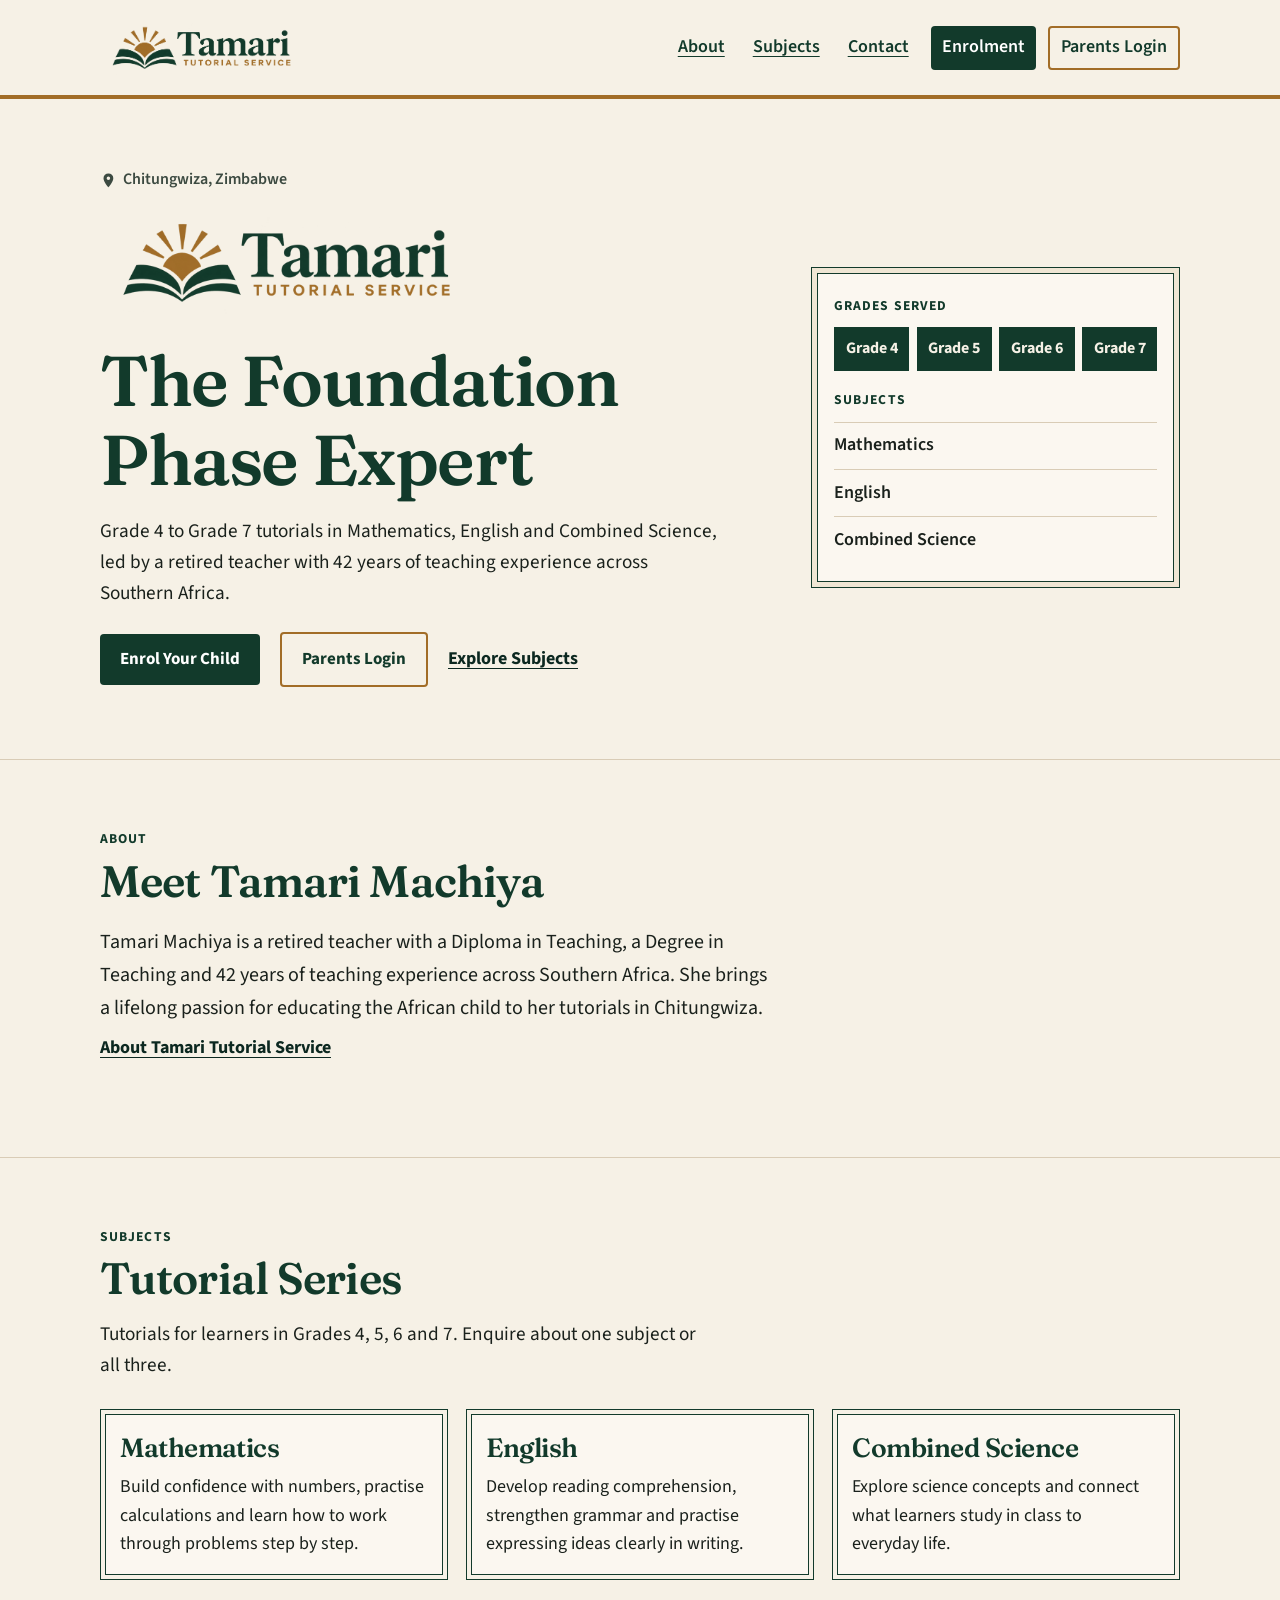
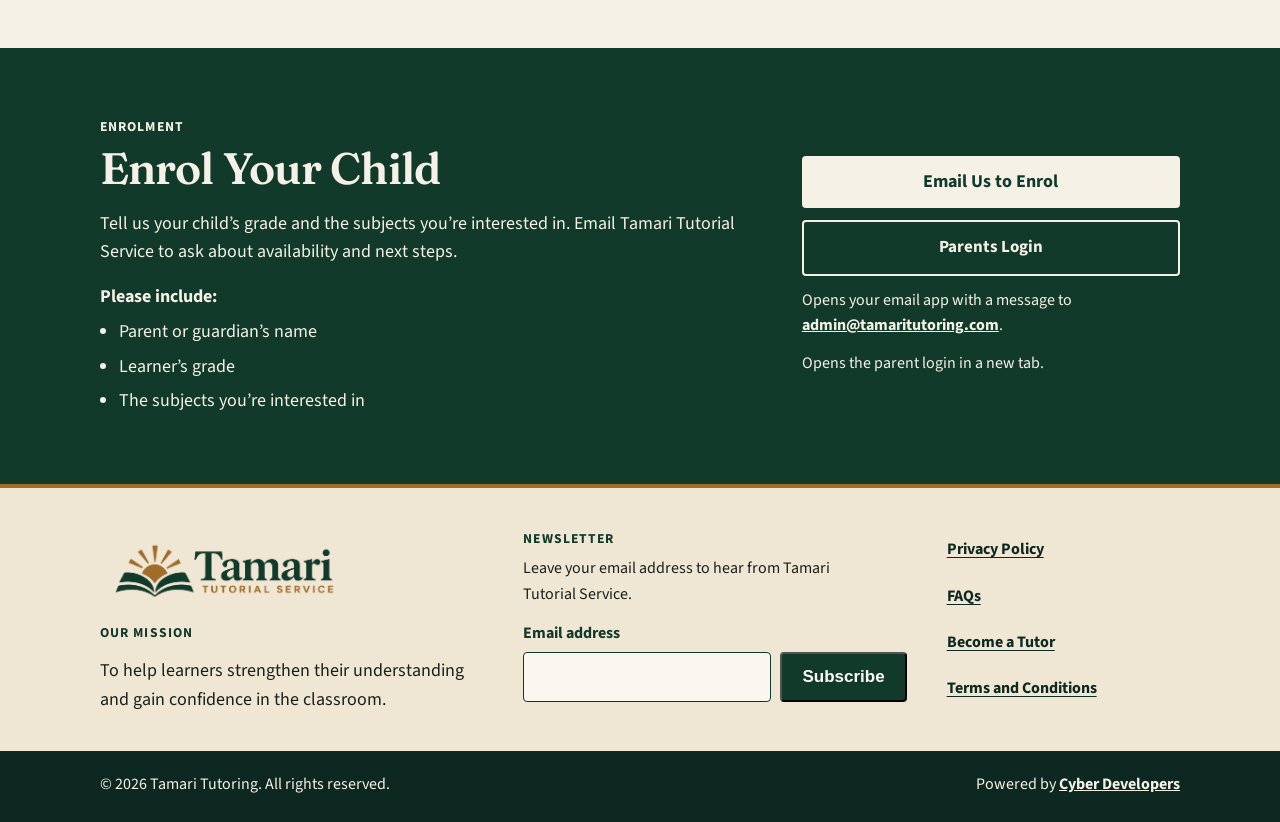
<file: index.html>
<!DOCTYPE html>
<html lang="en-GB">
  <head>
    <meta charset="utf-8">
    <meta name="viewport" content="width=device-width, initial-scale=1">
    <title>Tamari Tutorial Service | Grade 4–7 Tutoring in Chitungwiza</title>
    <meta name="description" content="Grade 4 to Grade 7 tutorials in Mathematics, English and Combined Science in Chitungwiza, Zimbabwe, led by retired teacher Tamari Machiya.">
    <link rel="canonical" href="https://tamaritutoring.com/">
    <meta property="og:title" content="Tamari Tutorial Service | Grade 4–7 Tutoring in Chitungwiza">
    <meta property="og:description" content="Grade 4 to Grade 7 tutorials in Mathematics, English and Combined Science in Chitungwiza, Zimbabwe, led by retired teacher Tamari Machiya.">
    <meta property="og:type" content="website">
    <meta property="og:url" content="https://tamaritutoring.com/">
    <meta property="og:locale" content="en_GB">
    <meta name="theme-color" content="#123a2b">
    <meta property="og:image" content="https://tamaritutoring.com/logo.png">
    <link rel="icon" href="favicon.png" type="image/png">
    <link rel="preload" href="logo.png" as="image">
    <link rel="stylesheet" href="styles.css">
    <script type="application/ld+json">
      {
        "@context": "https://schema.org",
        "@type": "EducationalOrganization",
        "name": "Tamari Tutorial Service",
        "url": "https://tamaritutoring.com/",
        "email": "admin@tamaritutoring.com",
        "description": "Grade 4 to Grade 7 tutorials in Mathematics, English and Combined Science in Chitungwiza, Zimbabwe, led by retired teacher Tamari Machiya.",
        "areaServed": {
          "@type": "City",
          "name": "Chitungwiza"
        }
      }
    </script>
  </head>
  <body>
    <a class="skip" href="#main">Skip to content</a>

    <header class="site-header">
      <div class="wrap header-inner">
        <a class="brand" href="#hero">
          <img src="logo.png" alt="Tamari Tutorial Service" width="1086" height="362">
        </a>
        <nav class="site-nav" aria-label="Page">
          <ul>
            <li><a href="about.html">About</a></li>
            <li><a href="#subjects">Subjects</a></li>
            <li><a href="contact.html">Contact</a></li>
            <li><a class="nav-enrol" href="#enrolment">Enrolment</a></li>
            <li><a class="nav-login" href="https://app.schoolhubsa.co.za/tamaritutoring" target="_blank" rel="noopener noreferrer">Parents Login<span class="visually-hidden"> (opens in a new tab)</span></a></li>
          </ul>
        </nav>
      </div>
    </header>

    <main id="main" tabindex="-1">
      <section class="hero" id="hero" aria-labelledby="hero-heading">
        <div class="wrap hero-grid">
          <div class="hero-copy">
            <p class="location">
              <svg class="pin" viewBox="0 0 24 24" aria-hidden="true" focusable="false">
                <path fill="currentColor" d="M12 2a7 7 0 0 0-7 7c0 5.25 7 13 7 13s7-7.75 7-13a7 7 0 0 0-7-7zm0 9.5a2.5 2.5 0 1 1 0-5 2.5 2.5 0 0 1 0 5z"/>
              </svg>
              Chitungwiza, Zimbabwe
            </p>
            <img class="hero-logo" src="logo.png" alt="" width="1086" height="362">
            <h1 id="hero-heading">The Foundation Phase Expert</h1>
            <p class="lede">Grade 4 to Grade 7 tutorials in Mathematics, English and Combined Science, led by a retired teacher with 42 years of teaching experience across Southern Africa.</p>
            <div class="actions">
              <a class="button" href="#enrolment">Enrol Your Child</a>
              <a class="button button-login" href="https://app.schoolhubsa.co.za/tamaritutoring" target="_blank" rel="noopener noreferrer">Parents Login<span class="visually-hidden"> (opens in a new tab)</span></a>
              <a class="text-link" href="#subjects">Explore Subjects</a>
            </div>
          </div>

          <aside class="programme" aria-label="Grades and subjects">
            <p class="programme-kicker">Grades served</p>
            <ul class="grade-row">
              <li>Grade&nbsp;4</li>
              <li>Grade&nbsp;5</li>
              <li>Grade&nbsp;6</li>
              <li>Grade&nbsp;7</li>
            </ul>
            <p class="programme-kicker">Subjects</p>
            <ul class="programme-subjects">
              <li>Mathematics</li>
              <li>English</li>
              <li>Combined Science</li>
            </ul>
          </aside>
        </div>
      </section>

      <section class="about" id="about" aria-labelledby="about-heading">
        <div class="wrap">
          <p class="kicker">About</p>
          <h2 id="about-heading">Meet Tamari Machiya</h2>
          <p class="about-copy">Tamari Machiya is a retired teacher with a Diploma in Teaching, a Degree in Teaching and 42 years of teaching experience across Southern Africa. She brings a lifelong passion for educating the African child to her tutorials in Chitungwiza.</p>
          <p><a class="text-link" href="about.html">About Tamari Tutorial Service</a></p>
        </div>
      </section>

      <section class="subjects" id="subjects" aria-labelledby="subjects-heading">
        <div class="wrap">
          <p class="kicker">Subjects</p>
          <h2 id="subjects-heading">Tutorial Series</h2>
          <p class="section-intro">Tutorials for learners in Grades 4, 5, 6 and 7. Enquire about one subject or all three.</p>
          <ul class="subject-list">
            <li>
              <h3>Mathematics</h3>
              <p>Build confidence with numbers, practise calculations and learn how to work through problems step by step.</p>
            </li>
            <li>
              <h3>English</h3>
              <p>Develop reading comprehension, strengthen grammar and practise expressing ideas clearly in writing.</p>
            </li>
            <li>
              <h3>Combined Science</h3>
              <p>Explore science concepts and connect what learners study in class to everyday life.</p>
            </li>
          </ul>
        </div>
      </section>

      <section class="enrol" id="enrolment" aria-labelledby="enrol-heading">
        <div class="wrap enrol-panel">
          <div>
            <p class="kicker kicker-light">Enrolment</p>
            <h2 id="enrol-heading">Enrol Your Child</h2>
            <p>Tell us your child’s grade and the subjects you’re interested in. Email Tamari Tutorial Service to ask about availability and next steps.</p>
            <p class="include-label" id="enrol-fields">Please include:</p>
            <ul>
              <li>Parent or guardian’s name</li>
              <li>Learner’s grade</li>
              <li>The subjects you’re interested in</li>
            </ul>
          </div>
          <div class="enrol-action">
            <a class="button button-email" href="mailto:admin@tamaritutoring.com?subject=Enrolment%20enquiry%20for%20Tamari%20Tutorial%20Service&amp;body=Parent%20or%20guardian%27s%20name%3A%0A%0ALearner%27s%20grade%3A%0A%0ASubjects%20interested%20in%3A%0A" aria-describedby="email-hint">Email Us to Enrol</a>
            <a class="button button-login" href="https://app.schoolhubsa.co.za/tamaritutoring" target="_blank" rel="noopener noreferrer" aria-describedby="login-hint">Parents Login<span class="visually-hidden"> (opens in a new tab)</span></a>
            <p class="email-hint" id="email-hint">Opens your email app with a message to <a href="mailto:admin@tamaritutoring.com">admin@tamaritutoring.com</a>.</p>
            <p class="email-hint" id="login-hint">Opens the parent login in a new tab.</p>
          </div>
        </div>
      </section>
    </main>

    <footer class="site-footer">
      <div class="footer-main">
        <div class="wrap footer-grid">
          <div class="footer-brand">
            <a class="footer-logo-link" href="index.html">
              <img src="logo.png" alt="Tamari Tutorial Service" width="1086" height="362">
            </a>
            <p class="kicker">Our mission</p>
            <p class="mission">To help learners strengthen their understanding and gain confidence in the classroom.</p>
          </div>
          <div class="footer-news">
            <form class="newsletter" id="newsletter-form" action="https://formsubmit.co/admin@tamaritutoring.com" method="POST">
              <p class="kicker">Newsletter</p>
              <p class="newsletter-lead">Leave your email address to hear from Tamari Tutorial Service.</p>
              <input type="hidden" name="_subject" value="Newsletter signup from the Tamari Tutorial Service website">
              <input type="hidden" name="_template" value="table">
              <input type="hidden" name="_captcha" value="false">
              <input type="hidden" name="_next" value="https://tamaritutoring.com/index.html?subscribed=1">
              <p class="hp" aria-hidden="true">
                <label>Leave this field empty<input type="text" name="_honey" tabindex="-1" autocomplete="off"></label>
              </p>
              <label for="newsletter-email">Email address</label>
              <div class="newsletter-row">
                <input id="newsletter-email" type="email" name="email" autocomplete="email" required>
                <button class="button" type="submit">Subscribe</button>
              </div>
            </form>
            <p class="form-success" id="newsletter-success" hidden>Thank you. Your email address has been sent to Tamari Tutorial Service.</p>
          </div>
          <nav class="footer-nav" aria-label="Footer">
            <ul>
              <li><a href="privacy.html">Privacy Policy</a></li>
              <li><a href="faqs.html">FAQs</a></li>
              <li><a href="become-a-tutor.html">Become a Tutor</a></li>
              <li><a href="terms.html">Terms and Conditions</a></li>
            </ul>
          </nav>
        </div>
      </div>
      <div class="footer-bar">
        <div class="wrap footer-line">
          <p>© 2026 Tamari Tutoring. All rights reserved.</p>
          <p class="footer-credit">Powered by <a href="https://www.cyberdevelopers.co.za" target="_blank" rel="noopener noreferrer">Cyber Developers<span class="visually-hidden"> (opens in a new tab)</span></a></p>
        </div>
      </div>
    </footer>
    <script src="newsletter.js"></script>
  </body>
</html>
</file>
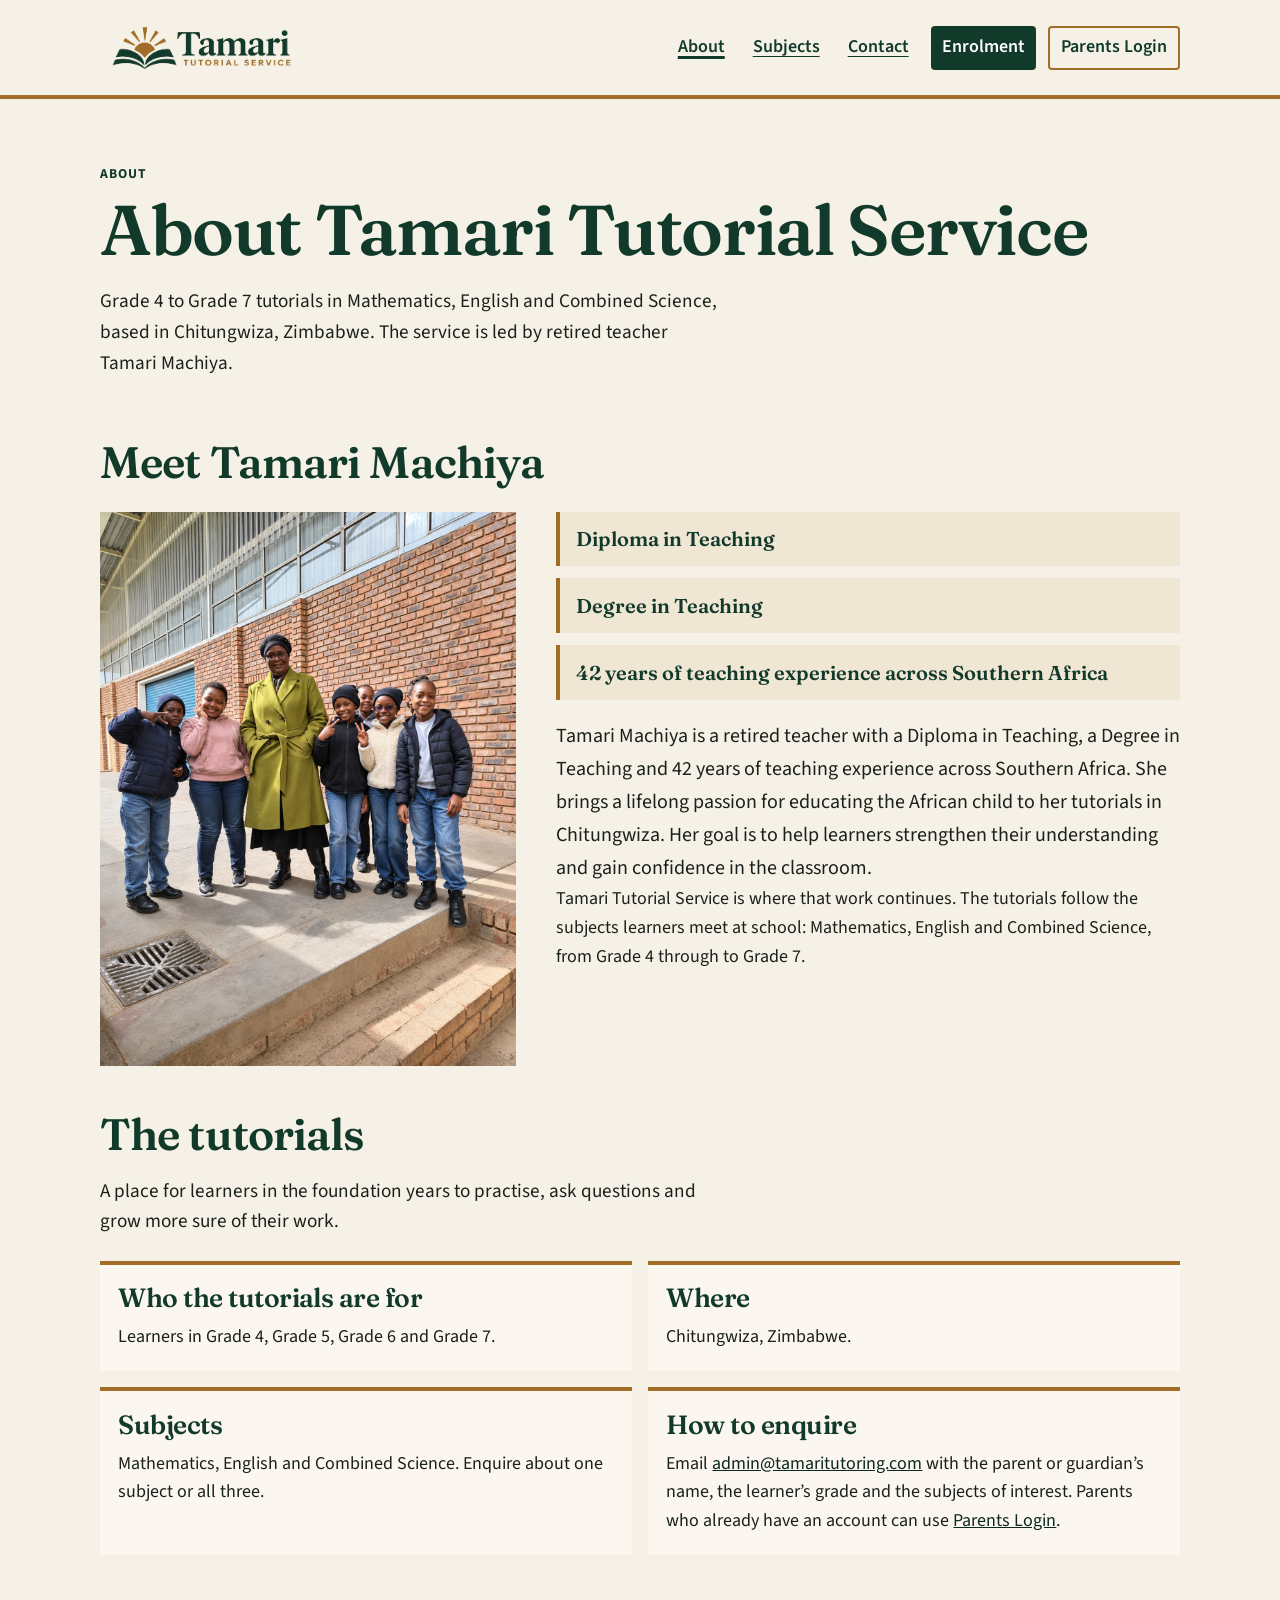
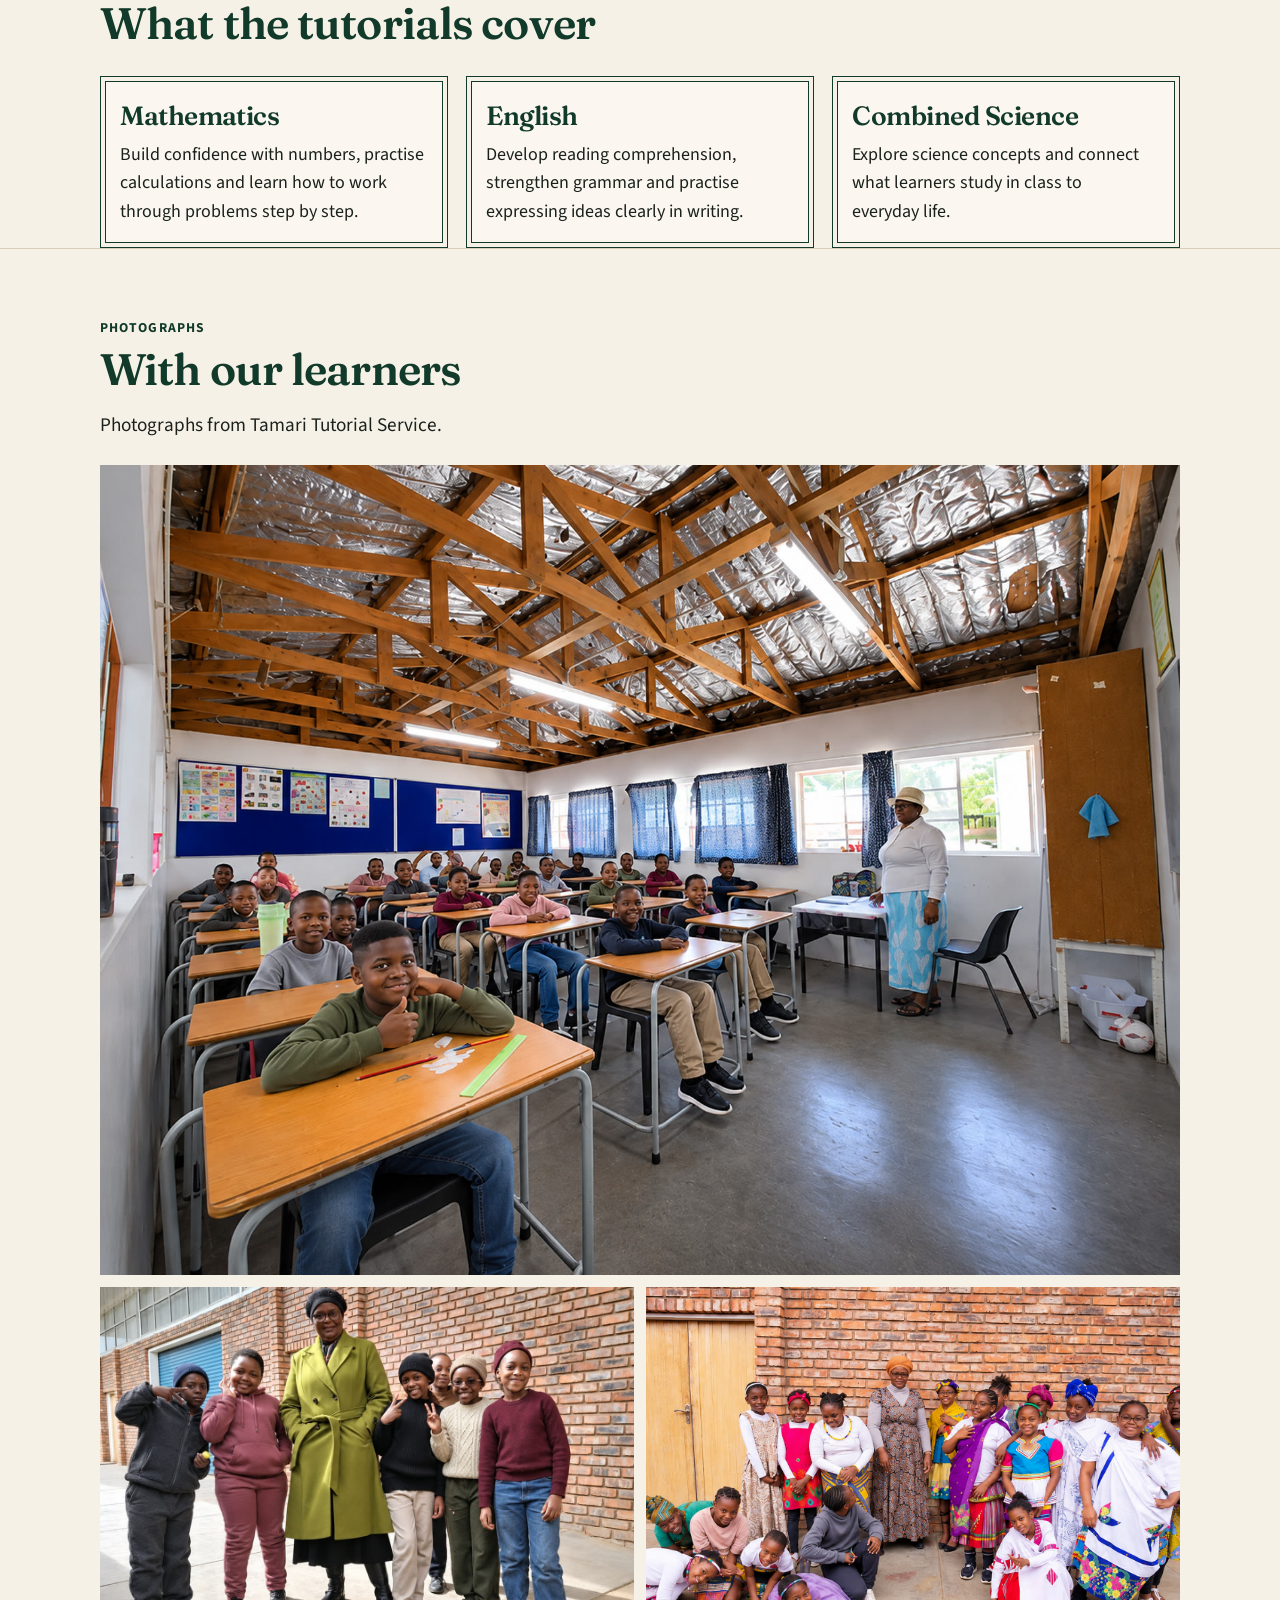
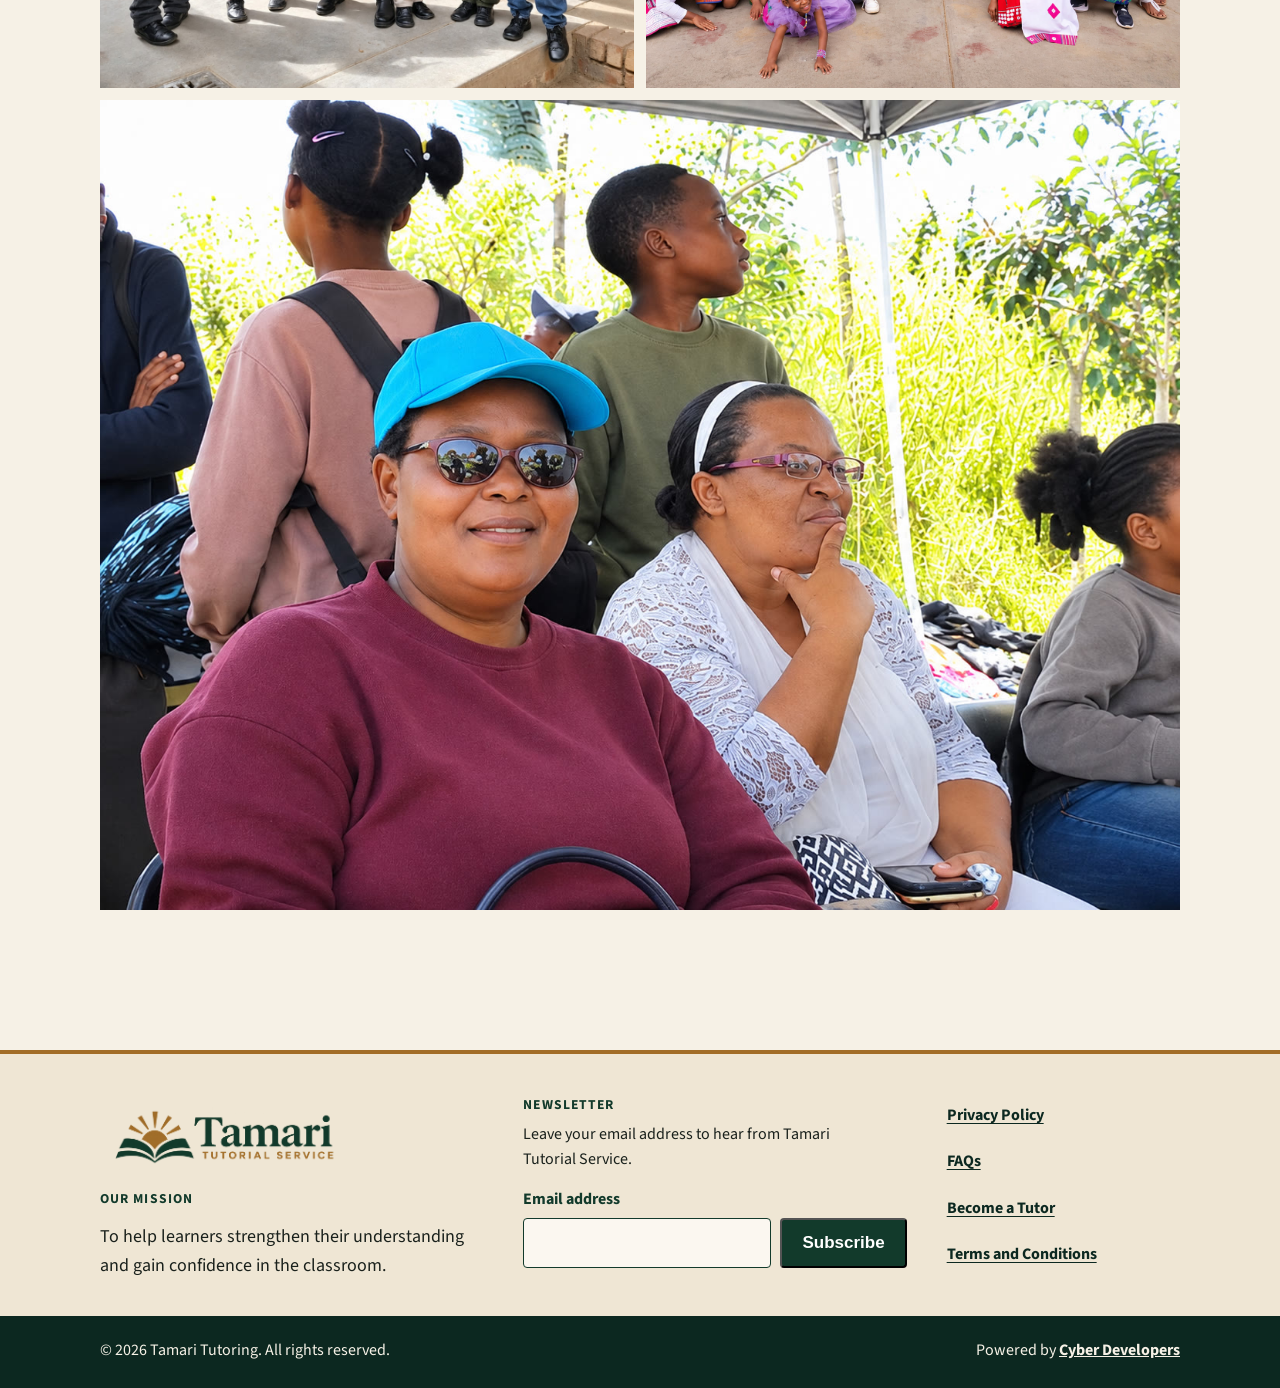
<file: about.html>
<!DOCTYPE html>
<html lang="en-GB">
  <head>
    <meta charset="utf-8">
    <meta name="viewport" content="width=device-width, initial-scale=1">
    <title>About | Tamari Tutorial Service</title>
    <meta name="description" content="Tamari Tutorial Service offers Grade 4 to Grade 7 tutorials in Mathematics, English and Combined Science in Chitungwiza, led by retired teacher Tamari Machiya.">
    <link rel="canonical" href="https://tamaritutoring.com/about.html">
    <meta property="og:title" content="About | Tamari Tutorial Service">
    <meta property="og:description" content="Meet Tamari Machiya and see photographs from Grade 4 to Grade 7 tutorials in Chitungwiza.">
    <meta property="og:type" content="website">
    <meta property="og:url" content="https://tamaritutoring.com/about.html">
    <meta property="og:locale" content="en_GB">
    <meta name="theme-color" content="#123a2b">
    <link rel="icon" href="favicon.png" type="image/png">
    <link rel="stylesheet" href="styles.css">
  </head>
  <body>
    <a class="skip" href="#main">Skip to content</a>

    <header class="site-header">
      <div class="wrap header-inner">
        <a class="brand" href="index.html">
          <img src="logo.png" alt="Tamari Tutorial Service" width="1086" height="362">
        </a>
        <nav class="site-nav" aria-label="Page">
          <ul>
            <li><a href="about.html" aria-current="page">About</a></li>
            <li><a href="index.html#subjects">Subjects</a></li>
            <li><a href="contact.html">Contact</a></li>
            <li><a class="nav-enrol" href="index.html#enrolment">Enrolment</a></li>
            <li><a class="nav-login" href="https://app.schoolhubsa.co.za/tamaritutoring" target="_blank" rel="noopener noreferrer">Parents Login<span class="visually-hidden"> (opens in a new tab)</span></a></li>
          </ul>
        </nav>
      </div>
    </header>

    <main id="main" class="about-page" tabindex="-1">
      <div class="wrap">
        <p class="kicker">About</p>
        <h1>About Tamari Tutorial Service</h1>
        <p class="contact-lead">Grade 4 to Grade 7 tutorials in Mathematics, English and Combined Science, based in Chitungwiza, Zimbabwe. The service is led by retired teacher Tamari Machiya.</p>
      </div>

      <section class="about-block" aria-labelledby="tutor-heading">
        <div class="wrap">
          <h2 id="tutor-heading">Meet Tamari Machiya</h2>
          <div class="about-grid">
            <figure class="about-photo">
              <img src="photos/learners-outside.jpg" alt="Tamari Machiya with learners outside a brick building" width="1200" height="1600">
            </figure>
            <div>
              <ul class="facts" aria-hidden="true">
                <li>Diploma in Teaching</li>
                <li>Degree in Teaching</li>
                <li>42 years of teaching experience across Southern Africa</li>
              </ul>
              <p class="about-copy">Tamari Machiya is a retired teacher with a Diploma in Teaching, a Degree in Teaching and 42 years of teaching experience across Southern Africa. She brings a lifelong passion for educating the African child to her tutorials in Chitungwiza. Her goal is to help learners strengthen their understanding and gain confidence in the classroom.</p>
              <p>Tamari Tutorial Service is where that work continues. The tutorials follow the subjects learners meet at school: Mathematics, English and Combined Science, from Grade 4 through to Grade 7.</p>
            </div>
          </div>
        </div>
      </section>

      <section class="about-block" aria-labelledby="service-heading">
        <div class="wrap">
          <h2 id="service-heading">The tutorials</h2>
          <p class="section-intro">A place for learners in the foundation years to practise, ask questions and grow more sure of their work.</p>
          <ul class="detail-list">
            <li>
              <h3>Who the tutorials are for</h3>
              <p>Learners in Grade 4, Grade 5, Grade 6 and Grade 7.</p>
            </li>
            <li>
              <h3>Where</h3>
              <p>Chitungwiza, Zimbabwe.</p>
            </li>
            <li>
              <h3>Subjects</h3>
              <p>Mathematics, English and Combined Science. Enquire about one subject or all three.</p>
            </li>
            <li>
              <h3>How to enquire</h3>
              <p>Email <a href="mailto:admin@tamaritutoring.com">admin@tamaritutoring.com</a> with the parent or guardian’s name, the learner’s grade and the subjects of interest. Parents who already have an account can use <a href="https://app.schoolhubsa.co.za/tamaritutoring" target="_blank" rel="noopener noreferrer">Parents Login<span class="visually-hidden"> (opens in a new tab)</span></a>.</p>
            </li>
          </ul>
        </div>
      </section>

      <section class="about-block" aria-labelledby="cover-heading">
        <div class="wrap">
          <h2 id="cover-heading">What the tutorials cover</h2>
          <ul class="subject-list">
            <li>
              <h3>Mathematics</h3>
              <p>Build confidence with numbers, practise calculations and learn how to work through problems step by step.</p>
            </li>
            <li>
              <h3>English</h3>
              <p>Develop reading comprehension, strengthen grammar and practise expressing ideas clearly in writing.</p>
            </li>
            <li>
              <h3>Combined Science</h3>
              <p>Explore science concepts and connect what learners study in class to everyday life.</p>
            </li>
          </ul>
        </div>
      </section>

      <section class="gallery" aria-labelledby="gallery-heading">
        <div class="wrap">
          <p class="kicker">Photographs</p>
          <h2 id="gallery-heading">With our learners</h2>
          <p class="section-intro">Photographs from Tamari Tutorial Service.</p>
          <ul class="photo-grid">
            <li class="photo-wide">
              <img src="photos/classroom.jpg" alt="Learners seated at desks in a classroom, with their teacher at the front" width="1600" height="1200">
            </li>
            <li>
              <img src="photos/learners-on-the-steps.jpg" alt="Tamari Machiya with learners on the steps outside a brick building" width="1200" height="1600">
            </li>
            <li>
              <img src="photos/celebration.jpg" alt="Tamari Machiya with learners dressed for a celebration" width="1600" height="1066">
            </li>
            <li class="photo-wide">
              <img src="photos/outdoor-gathering.jpg" alt="Women seated together at an outdoor gathering" width="1400" height="1050">
            </li>
          </ul>
        </div>
      </section>
    </main>

    <footer class="site-footer">
      <div class="footer-main">
        <div class="wrap footer-grid">
          <div class="footer-brand">
            <a class="footer-logo-link" href="index.html">
              <img src="logo.png" alt="Tamari Tutorial Service" width="1086" height="362">
            </a>
            <p class="kicker">Our mission</p>
            <p class="mission">To help learners strengthen their understanding and gain confidence in the classroom.</p>
          </div>
          <div class="footer-news">
            <form class="newsletter" id="newsletter-form" action="https://formsubmit.co/admin@tamaritutoring.com" method="POST">
              <p class="kicker">Newsletter</p>
              <p class="newsletter-lead">Leave your email address to hear from Tamari Tutorial Service.</p>
              <input type="hidden" name="_subject" value="Newsletter signup from the Tamari Tutorial Service website">
              <input type="hidden" name="_template" value="table">
              <input type="hidden" name="_captcha" value="false">
              <input type="hidden" name="_next" value="https://tamaritutoring.com/index.html?subscribed=1">
              <p class="hp" aria-hidden="true">
                <label>Leave this field empty<input type="text" name="_honey" tabindex="-1" autocomplete="off"></label>
              </p>
              <label for="newsletter-email">Email address</label>
              <div class="newsletter-row">
                <input id="newsletter-email" type="email" name="email" autocomplete="email" required>
                <button class="button" type="submit">Subscribe</button>
              </div>
            </form>
            <p class="form-success" id="newsletter-success" hidden>Thank you. Your email address has been sent to Tamari Tutorial Service.</p>
          </div>
          <nav class="footer-nav" aria-label="Footer">
            <ul>
              <li><a href="privacy.html">Privacy Policy</a></li>
              <li><a href="faqs.html">FAQs</a></li>
              <li><a href="become-a-tutor.html">Become a Tutor</a></li>
              <li><a href="terms.html">Terms and Conditions</a></li>
            </ul>
          </nav>
        </div>
      </div>
      <div class="footer-bar">
        <div class="wrap footer-line">
          <p>© 2026 Tamari Tutoring. All rights reserved.</p>
          <p class="footer-credit">Powered by <a href="https://www.cyberdevelopers.co.za" target="_blank" rel="noopener noreferrer">Cyber Developers<span class="visually-hidden"> (opens in a new tab)</span></a></p>
        </div>
      </div>
    </footer>
    <script src="newsletter.js"></script>
  </body>
</html>
</file>
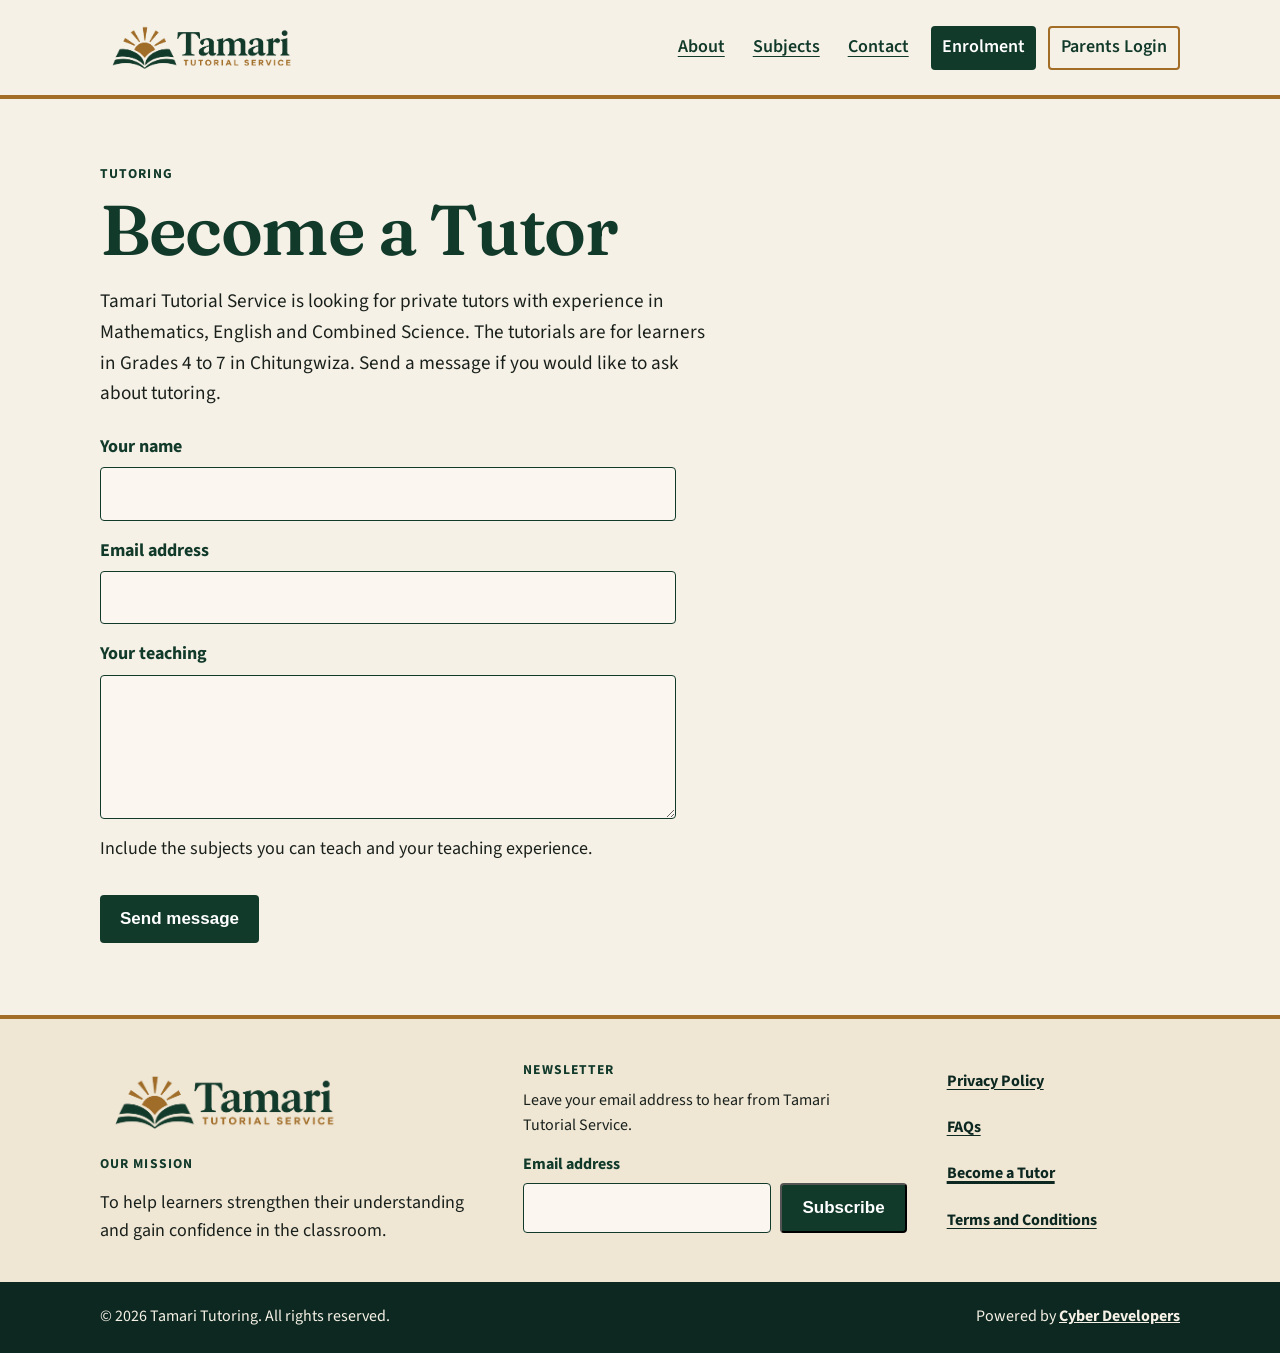
<file: become-a-tutor.html>
<!DOCTYPE html>
<html lang="en-GB">
  <head>
    <meta charset="utf-8">
    <meta name="viewport" content="width=device-width, initial-scale=1">
    <title>Become a Tutor | Tamari Tutorial Service</title>
    <meta name="description" content="Tamari Tutorial Service is looking for private tutors with experience in Mathematics, English and Combined Science.">
    <link rel="canonical" href="https://tamaritutoring.com/become-a-tutor.html">
    <meta property="og:title" content="Become a Tutor | Tamari Tutorial Service">
    <meta property="og:description" content="Tamari Tutorial Service is looking for private tutors with experience in Mathematics, English and Combined Science.">
    <meta property="og:type" content="website">
    <meta property="og:url" content="https://tamaritutoring.com/become-a-tutor.html">
    <meta property="og:locale" content="en_GB">
    <meta name="theme-color" content="#123a2b">
    <link rel="icon" href="favicon.png" type="image/png">
    <link rel="stylesheet" href="styles.css">
  </head>
  <body>
    <a class="skip" href="#main">Skip to content</a>
    <header class="site-header">
      <div class="wrap header-inner">
        <a class="brand" href="index.html">
          <img src="logo.png" alt="Tamari Tutorial Service" width="1086" height="362">
        </a>
        <nav class="site-nav" aria-label="Page">
          <ul>
            <li><a href="about.html">About</a></li>
            <li><a href="index.html#subjects">Subjects</a></li>
            <li><a href="contact.html">Contact</a></li>
            <li><a class="nav-enrol" href="index.html#enrolment">Enrolment</a></li>
            <li><a class="nav-login" href="https://app.schoolhubsa.co.za/tamaritutoring" target="_blank" rel="noopener noreferrer">Parents Login<span class="visually-hidden"> (opens in a new tab)</span></a></li>
          </ul>
        </nav>
      </div>
    </header>
    <main id="main" class="info-page" tabindex="-1">
      <div class="wrap">
        <p class="kicker">Tutoring</p>
        <h1>Become a Tutor</h1>
        <p class="contact-lead">Tamari Tutorial Service is looking for private tutors with experience in Mathematics, English and Combined Science. The tutorials are for learners in Grades 4 to 7 in Chitungwiza. Send a message if you would like to ask about tutoring.</p>
        <div class="form-success" id="sent-note" hidden>
          <p>Thank you. Your message has been sent to Tamari Tutorial Service.</p>
        </div>
        <form class="contact-form" id="tutor-form" action="https://formsubmit.co/admin@tamaritutoring.com" method="POST">
          <input type="hidden" name="_subject" value="Tutor enquiry from the Tamari Tutorial Service website">
          <input type="hidden" name="_template" value="table">
          <input type="hidden" name="_captcha" value="false">
          <input type="hidden" name="_next" value="https://tamaritutoring.com/become-a-tutor.html?sent=1">
          <p class="hp" aria-hidden="true">
            <label>Leave this field empty<input type="text" name="_honey" tabindex="-1" autocomplete="off"></label>
          </p>
          <label>
            Your name
            <input type="text" name="name" autocomplete="name" required>
          </label>
          <label>
            Email address
            <input type="email" name="email" autocomplete="email" required>
          </label>
          <label>
            Your teaching
            <textarea name="message" required></textarea>
          </label>
          <p class="form-note">Include the subjects you can teach and your teaching experience.</p>
          <button class="button" type="submit">Send message</button>
        </form>
      </div>
    </main>
    <footer class="site-footer">
      <div class="footer-main">
        <div class="wrap footer-grid">
          <div class="footer-brand">
            <a class="footer-logo-link" href="index.html">
              <img src="logo.png" alt="Tamari Tutorial Service" width="1086" height="362">
            </a>
            <p class="kicker">Our mission</p>
            <p class="mission">To help learners strengthen their understanding and gain confidence in the classroom.</p>
          </div>
          <div class="footer-news">
            <form class="newsletter" id="newsletter-form" action="https://formsubmit.co/admin@tamaritutoring.com" method="POST">
              <p class="kicker">Newsletter</p>
              <p class="newsletter-lead">Leave your email address to hear from Tamari Tutorial Service.</p>
              <input type="hidden" name="_subject" value="Newsletter signup from the Tamari Tutorial Service website">
              <input type="hidden" name="_template" value="table">
              <input type="hidden" name="_captcha" value="false">
              <input type="hidden" name="_next" value="https://tamaritutoring.com/index.html?subscribed=1">
              <p class="hp" aria-hidden="true">
                <label>Leave this field empty<input type="text" name="_honey" tabindex="-1" autocomplete="off"></label>
              </p>
              <label for="newsletter-email">Email address</label>
              <div class="newsletter-row">
                <input id="newsletter-email" type="email" name="email" autocomplete="email" required>
                <button class="button" type="submit">Subscribe</button>
              </div>
            </form>
            <p class="form-success" id="newsletter-success" hidden>Thank you. Your email address has been sent to Tamari Tutorial Service.</p>
          </div>
          <nav class="footer-nav" aria-label="Footer">
            <ul>
              <li><a href="privacy.html">Privacy Policy</a></li>
              <li><a href="faqs.html">FAQs</a></li>
              <li><a href="become-a-tutor.html" aria-current="page">Become a Tutor</a></li>
              <li><a href="terms.html">Terms and Conditions</a></li>
            </ul>
          </nav>
        </div>
      </div>
      <div class="footer-bar">
        <div class="wrap footer-line">
          <p>© 2026 Tamari Tutoring. All rights reserved.</p>
          <p class="footer-credit">Powered by <a href="https://www.cyberdevelopers.co.za" target="_blank" rel="noopener noreferrer">Cyber Developers<span class="visually-hidden"> (opens in a new tab)</span></a></p>
        </div>
      </div>
    </footer>
    <script src="newsletter.js"></script>
    <script>
      if (new URLSearchParams(location.search).has("sent")) {
        document.getElementById("sent-note").hidden = false;
        document.getElementById("tutor-form").hidden = true;
      }
    </script>
  </body>
</html>
</file>
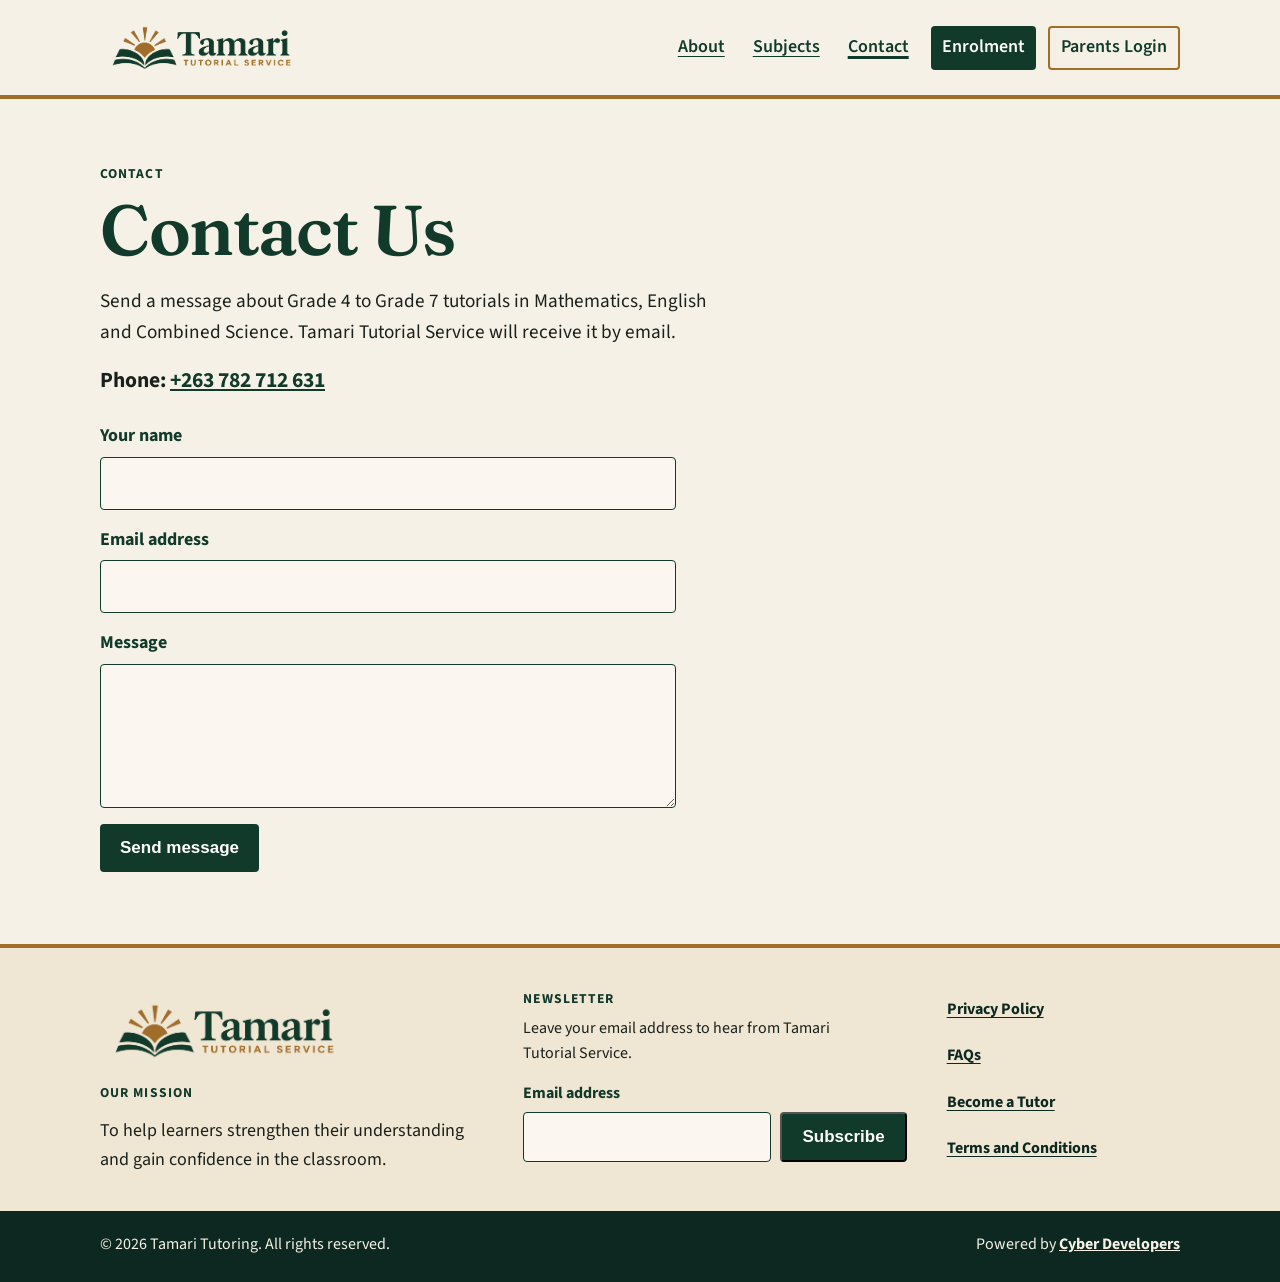
<file: contact.html>
<!DOCTYPE html>
<html lang="en-GB">
  <head>
    <meta charset="utf-8">
    <meta name="viewport" content="width=device-width, initial-scale=1">
    <title>Contact Us | Tamari Tutorial Service</title>
    <meta name="description" content="Contact Tamari Tutorial Service in Chitungwiza on +263 782 712 631, or send a message about Grade 4 to Grade 7 tutorials.">
    <link rel="canonical" href="https://tamaritutoring.com/contact.html">
    <meta property="og:title" content="Contact Us | Tamari Tutorial Service">
    <meta property="og:description" content="Contact Tamari Tutorial Service in Chitungwiza about Grade 4 to Grade 7 tutorials.">
    <meta property="og:type" content="website">
    <meta property="og:url" content="https://tamaritutoring.com/contact.html">
    <meta property="og:locale" content="en_GB">
    <meta name="theme-color" content="#123a2b">
    <link rel="icon" href="favicon.png" type="image/png">
    <link rel="stylesheet" href="styles.css">
  </head>
  <body>
    <a class="skip" href="#main">Skip to content</a>

    <header class="site-header">
      <div class="wrap header-inner">
        <a class="brand" href="index.html">
          <img src="logo.png" alt="Tamari Tutorial Service" width="1086" height="362">
        </a>
        <nav class="site-nav" aria-label="Page">
          <ul>
            <li><a href="about.html">About</a></li>
            <li><a href="index.html#subjects">Subjects</a></li>
            <li><a href="contact.html" aria-current="page">Contact</a></li>
            <li><a class="nav-enrol" href="index.html#enrolment">Enrolment</a></li>
            <li><a class="nav-login" href="https://app.schoolhubsa.co.za/tamaritutoring" target="_blank" rel="noopener noreferrer">Parents Login<span class="visually-hidden"> (opens in a new tab)</span></a></li>
          </ul>
        </nav>
      </div>
    </header>

    <main id="main" class="contact-page" tabindex="-1">
      <div class="wrap">
        <p class="kicker">Contact</p>
        <h1>Contact Us</h1>
        <p class="contact-lead">Send a message about Grade 4 to Grade 7 tutorials in Mathematics, English and Combined Science. Tamari Tutorial Service will receive it by email.</p>
        <p class="contact-phone">Phone: <a href="tel:+263782712631">+263 782 712 631</a></p>

        <div class="form-success" id="sent-note" hidden>
          <p>Thank you. Your message has been sent to Tamari Tutorial Service.</p>
        </div>

        <form class="contact-form" id="contact-form" action="https://formsubmit.co/admin@tamaritutoring.com" method="POST">
          <input type="hidden" name="_subject" value="Message from the Tamari Tutorial Service website">
          <input type="hidden" name="_template" value="table">
          <input type="hidden" name="_captcha" value="false">
          <input type="hidden" name="_next" value="https://tamaritutoring.com/contact.html?sent=1">
          <p class="hp" aria-hidden="true">
            <label>Leave this field empty<input type="text" name="_honey" tabindex="-1" autocomplete="off"></label>
          </p>
          <label>
            Your name
            <input type="text" name="name" autocomplete="name" required>
          </label>
          <label>
            Email address
            <input type="email" name="email" autocomplete="email" required>
          </label>
          <label>
            Message
            <textarea name="message" required></textarea>
          </label>
          <button class="button" type="submit">Send message</button>
        </form>
      </div>
    </main>

    <footer class="site-footer">
      <div class="footer-main">
        <div class="wrap footer-grid">
          <div class="footer-brand">
            <a class="footer-logo-link" href="index.html">
              <img src="logo.png" alt="Tamari Tutorial Service" width="1086" height="362">
            </a>
            <p class="kicker">Our mission</p>
            <p class="mission">To help learners strengthen their understanding and gain confidence in the classroom.</p>
          </div>
          <div class="footer-news">
            <form class="newsletter" id="newsletter-form" action="https://formsubmit.co/admin@tamaritutoring.com" method="POST">
              <p class="kicker">Newsletter</p>
              <p class="newsletter-lead">Leave your email address to hear from Tamari Tutorial Service.</p>
              <input type="hidden" name="_subject" value="Newsletter signup from the Tamari Tutorial Service website">
              <input type="hidden" name="_template" value="table">
              <input type="hidden" name="_captcha" value="false">
              <input type="hidden" name="_next" value="https://tamaritutoring.com/index.html?subscribed=1">
              <p class="hp" aria-hidden="true">
                <label>Leave this field empty<input type="text" name="_honey" tabindex="-1" autocomplete="off"></label>
              </p>
              <label for="newsletter-email">Email address</label>
              <div class="newsletter-row">
                <input id="newsletter-email" type="email" name="email" autocomplete="email" required>
                <button class="button" type="submit">Subscribe</button>
              </div>
            </form>
            <p class="form-success" id="newsletter-success" hidden>Thank you. Your email address has been sent to Tamari Tutorial Service.</p>
          </div>
          <nav class="footer-nav" aria-label="Footer">
            <ul>
              <li><a href="privacy.html">Privacy Policy</a></li>
              <li><a href="faqs.html">FAQs</a></li>
              <li><a href="become-a-tutor.html">Become a Tutor</a></li>
              <li><a href="terms.html">Terms and Conditions</a></li>
            </ul>
          </nav>
        </div>
      </div>
      <div class="footer-bar">
        <div class="wrap footer-line">
          <p>© 2026 Tamari Tutoring. All rights reserved.</p>
          <p class="footer-credit">Powered by <a href="https://www.cyberdevelopers.co.za" target="_blank" rel="noopener noreferrer">Cyber Developers<span class="visually-hidden"> (opens in a new tab)</span></a></p>
        </div>
      </div>
    </footer>
    <script src="newsletter.js"></script>
    <script>
      if (new URLSearchParams(location.search).has("sent")) {
        document.getElementById("sent-note").hidden = false;
        document.getElementById("contact-form").hidden = true;
      }
    </script>
  </body>
</html>
</file>
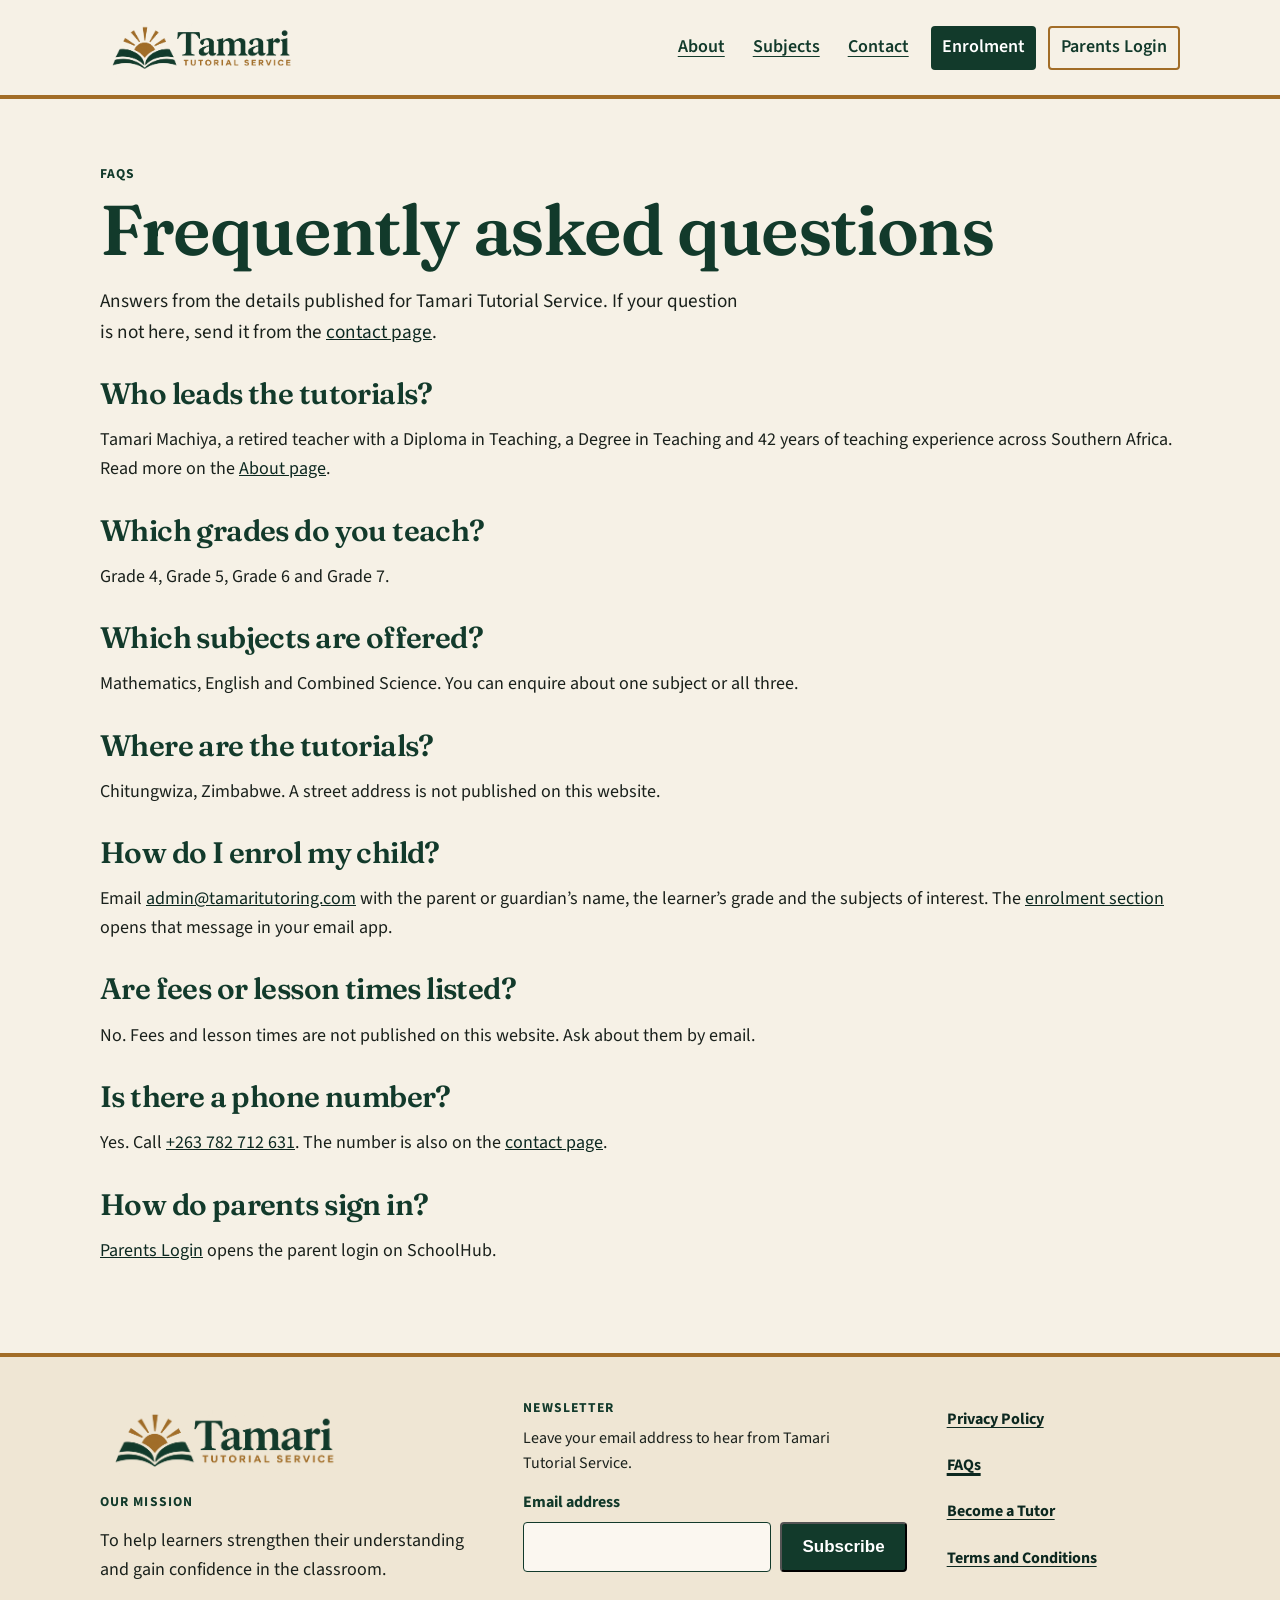
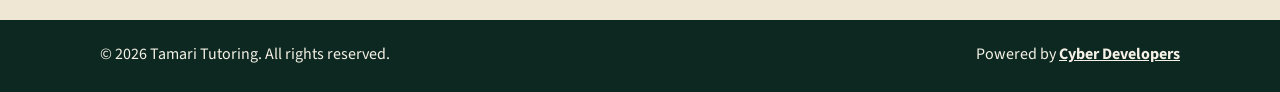
<file: faqs.html>
<!DOCTYPE html>
<html lang="en-GB">
  <head>
    <meta charset="utf-8">
    <meta name="viewport" content="width=device-width, initial-scale=1">
    <title>FAQs | Tamari Tutorial Service</title>
    <meta name="description" content="Answers about Grade 4 to Grade 7 tutorials in Mathematics, English and Combined Science at Tamari Tutorial Service in Chitungwiza.">
    <link rel="canonical" href="https://tamaritutoring.com/faqs.html">
    <meta property="og:title" content="FAQs | Tamari Tutorial Service">
    <meta property="og:description" content="Grades, subjects, location and how to enquire about Tamari Tutorial Service.">
    <meta property="og:type" content="website">
    <meta property="og:url" content="https://tamaritutoring.com/faqs.html">
    <meta property="og:locale" content="en_GB">
    <meta name="theme-color" content="#123a2b">
    <link rel="icon" href="favicon.png" type="image/png">
    <link rel="stylesheet" href="styles.css">
  </head>
  <body>
    <a class="skip" href="#main">Skip to content</a>
    <header class="site-header">
      <div class="wrap header-inner">
        <a class="brand" href="index.html">
          <img src="logo.png" alt="Tamari Tutorial Service" width="1086" height="362">
        </a>
        <nav class="site-nav" aria-label="Page">
          <ul>
            <li><a href="about.html">About</a></li>
            <li><a href="index.html#subjects">Subjects</a></li>
            <li><a href="contact.html">Contact</a></li>
            <li><a class="nav-enrol" href="index.html#enrolment">Enrolment</a></li>
            <li><a class="nav-login" href="https://app.schoolhubsa.co.za/tamaritutoring" target="_blank" rel="noopener noreferrer">Parents Login<span class="visually-hidden"> (opens in a new tab)</span></a></li>
          </ul>
        </nav>
      </div>
    </header>
    <main id="main" class="info-page faq" tabindex="-1">
      <div class="wrap">
        <p class="kicker">FAQs</p>
        <h1>Frequently asked questions</h1>
        <p class="contact-lead">Answers from the details published for Tamari Tutorial Service. If your question is not here, send it from the <a href="contact.html">contact page</a>.</p>

        <h2>Who leads the tutorials?</h2>
        <p>Tamari Machiya, a retired teacher with a Diploma in Teaching, a Degree in Teaching and 42 years of teaching experience across Southern Africa. Read more on the <a href="about.html">About page</a>.</p>

        <h2>Which grades do you teach?</h2>
        <p>Grade 4, Grade 5, Grade 6 and Grade 7.</p>

        <h2>Which subjects are offered?</h2>
        <p>Mathematics, English and Combined Science. You can enquire about one subject or all three.</p>

        <h2>Where are the tutorials?</h2>
        <p>Chitungwiza, Zimbabwe. A street address is not published on this website.</p>

        <h2>How do I enrol my child?</h2>
        <p>Email <a href="mailto:admin@tamaritutoring.com">admin@tamaritutoring.com</a> with the parent or guardian’s name, the learner’s grade and the subjects of interest. The <a href="index.html#enrolment">enrolment section</a> opens that message in your email app.</p>

        <h2>Are fees or lesson times listed?</h2>
        <p>No. Fees and lesson times are not published on this website. Ask about them by email.</p>

        <h2>Is there a phone number?</h2>
        <p>Yes. Call <a href="tel:+263782712631">+263 782 712 631</a>. The number is also on the <a href="contact.html">contact page</a>.</p>

        <h2>How do parents sign in?</h2>
        <p><a href="https://app.schoolhubsa.co.za/tamaritutoring" target="_blank" rel="noopener noreferrer">Parents Login<span class="visually-hidden"> (opens in a new tab)</span></a> opens the parent login on SchoolHub.</p>
      </div>
    </main>
    <footer class="site-footer">
      <div class="footer-main">
        <div class="wrap footer-grid">
          <div class="footer-brand">
            <a class="footer-logo-link" href="index.html">
              <img src="logo.png" alt="Tamari Tutorial Service" width="1086" height="362">
            </a>
            <p class="kicker">Our mission</p>
            <p class="mission">To help learners strengthen their understanding and gain confidence in the classroom.</p>
          </div>
          <div class="footer-news">
            <form class="newsletter" id="newsletter-form" action="https://formsubmit.co/admin@tamaritutoring.com" method="POST">
              <p class="kicker">Newsletter</p>
              <p class="newsletter-lead">Leave your email address to hear from Tamari Tutorial Service.</p>
              <input type="hidden" name="_subject" value="Newsletter signup from the Tamari Tutorial Service website">
              <input type="hidden" name="_template" value="table">
              <input type="hidden" name="_captcha" value="false">
              <input type="hidden" name="_next" value="https://tamaritutoring.com/index.html?subscribed=1">
              <p class="hp" aria-hidden="true">
                <label>Leave this field empty<input type="text" name="_honey" tabindex="-1" autocomplete="off"></label>
              </p>
              <label for="newsletter-email">Email address</label>
              <div class="newsletter-row">
                <input id="newsletter-email" type="email" name="email" autocomplete="email" required>
                <button class="button" type="submit">Subscribe</button>
              </div>
            </form>
            <p class="form-success" id="newsletter-success" hidden>Thank you. Your email address has been sent to Tamari Tutorial Service.</p>
          </div>
          <nav class="footer-nav" aria-label="Footer">
            <ul>
              <li><a href="privacy.html">Privacy Policy</a></li>
              <li><a href="faqs.html" aria-current="page">FAQs</a></li>
              <li><a href="become-a-tutor.html">Become a Tutor</a></li>
              <li><a href="terms.html">Terms and Conditions</a></li>
            </ul>
          </nav>
        </div>
      </div>
      <div class="footer-bar">
        <div class="wrap footer-line">
          <p>© 2026 Tamari Tutoring. All rights reserved.</p>
          <p class="footer-credit">Powered by <a href="https://www.cyberdevelopers.co.za" target="_blank" rel="noopener noreferrer">Cyber Developers<span class="visually-hidden"> (opens in a new tab)</span></a></p>
        </div>
      </div>
    </footer>
    <script src="newsletter.js"></script>
  </body>
</html>
</file>
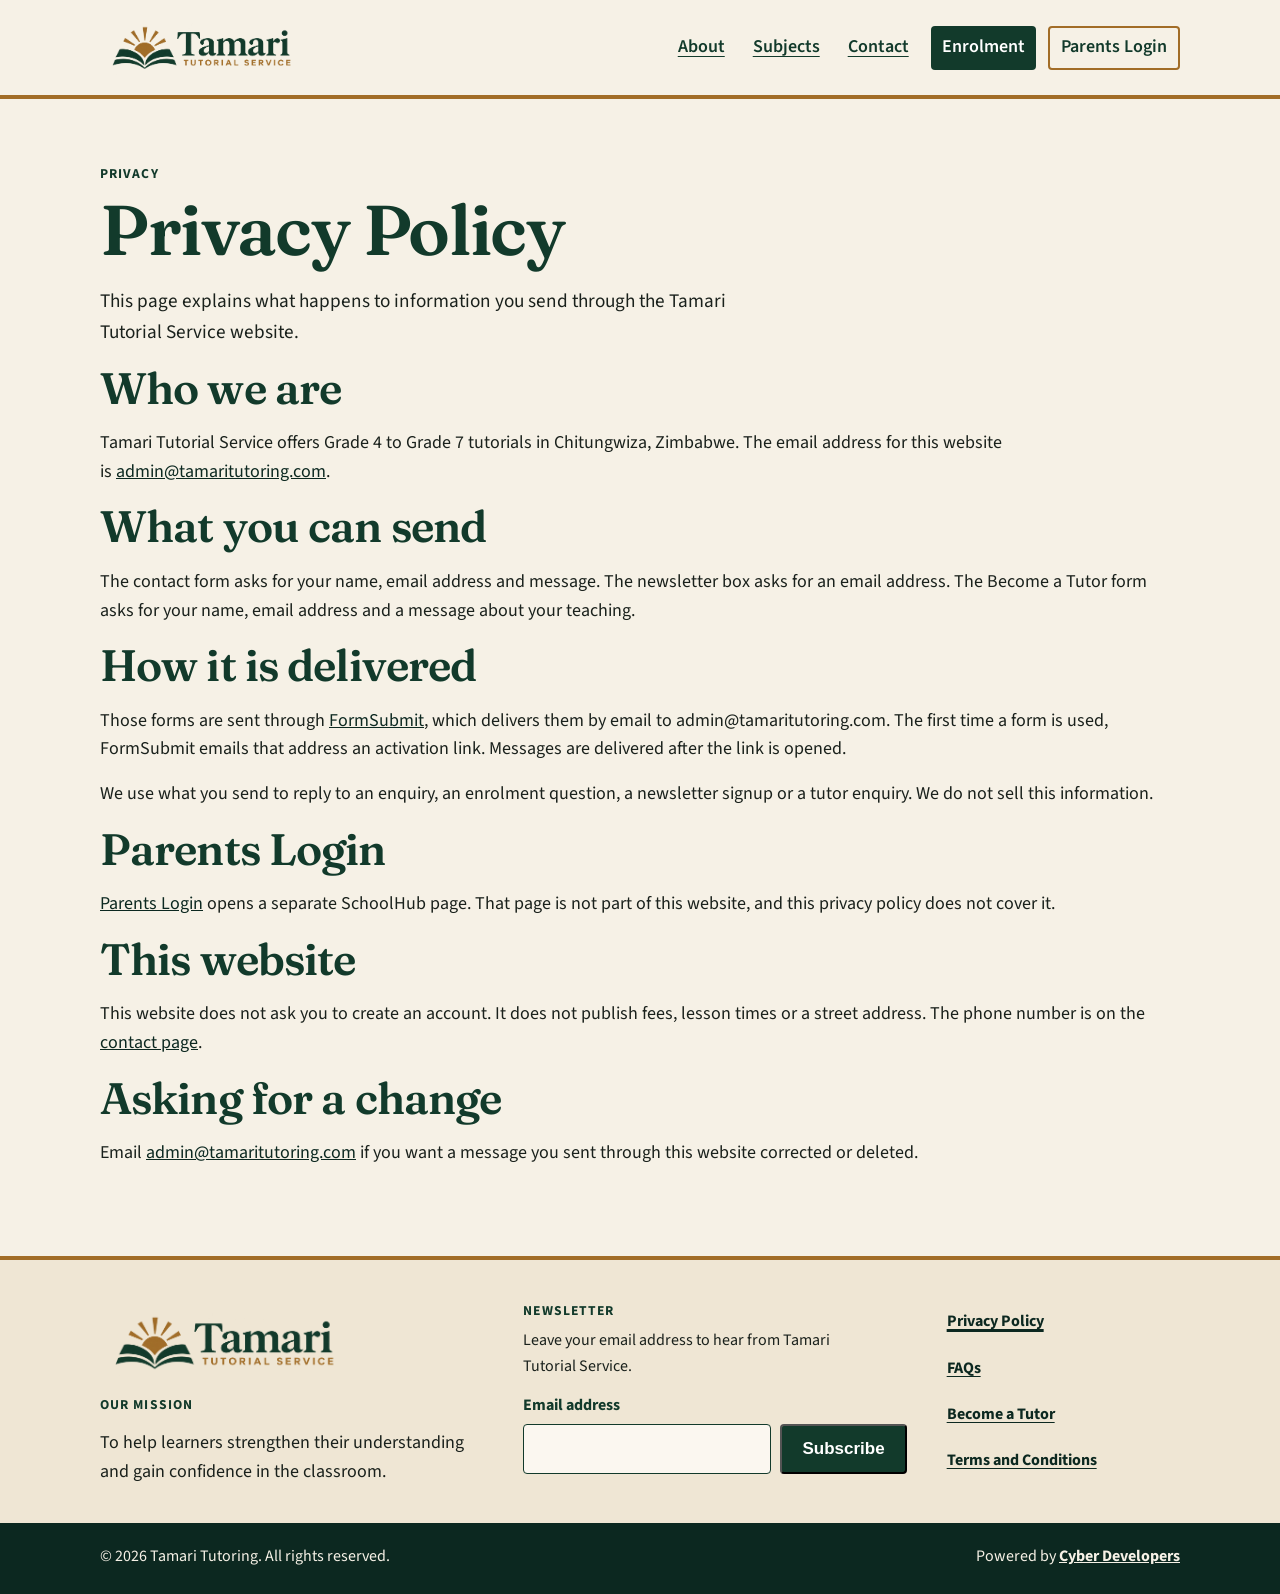
<file: privacy.html>
<!DOCTYPE html>
<html lang="en-GB">
  <head>
    <meta charset="utf-8">
    <meta name="viewport" content="width=device-width, initial-scale=1">
    <title>Privacy Policy | Tamari Tutorial Service</title>
    <meta name="description" content="How Tamari Tutorial Service handles the name, email address and message you send through this website.">
    <link rel="canonical" href="https://tamaritutoring.com/privacy.html">
    <meta property="og:title" content="Privacy Policy | Tamari Tutorial Service">
    <meta property="og:description" content="How Tamari Tutorial Service handles information sent through this website.">
    <meta property="og:type" content="website">
    <meta property="og:url" content="https://tamaritutoring.com/privacy.html">
    <meta property="og:locale" content="en_GB">
    <meta name="theme-color" content="#123a2b">
    <link rel="icon" href="favicon.png" type="image/png">
    <link rel="stylesheet" href="styles.css">
  </head>
  <body>
    <a class="skip" href="#main">Skip to content</a>
    <header class="site-header">
      <div class="wrap header-inner">
        <a class="brand" href="index.html">
          <img src="logo.png" alt="Tamari Tutorial Service" width="1086" height="362">
        </a>
        <nav class="site-nav" aria-label="Page">
          <ul>
            <li><a href="about.html">About</a></li>
            <li><a href="index.html#subjects">Subjects</a></li>
            <li><a href="contact.html">Contact</a></li>
            <li><a class="nav-enrol" href="index.html#enrolment">Enrolment</a></li>
            <li><a class="nav-login" href="https://app.schoolhubsa.co.za/tamaritutoring" target="_blank" rel="noopener noreferrer">Parents Login<span class="visually-hidden"> (opens in a new tab)</span></a></li>
          </ul>
        </nav>
      </div>
    </header>
    <main id="main" class="info-page" tabindex="-1">
      <div class="wrap">
        <p class="kicker">Privacy</p>
        <h1>Privacy Policy</h1>
        <p class="contact-lead">This page explains what happens to information you send through the Tamari Tutorial Service website.</p>

        <h2>Who we are</h2>
        <p>Tamari Tutorial Service offers Grade 4 to Grade 7 tutorials in Chitungwiza, Zimbabwe. The email address for this website is <a href="mailto:admin@tamaritutoring.com">admin@tamaritutoring.com</a>.</p>

        <h2>What you can send</h2>
        <p>The contact form asks for your name, email address and message. The newsletter box asks for an email address. The Become a Tutor form asks for your name, email address and a message about your teaching.</p>

        <h2>How it is delivered</h2>
        <p>Those forms are sent through <a href="https://formsubmit.co/">FormSubmit</a>, which delivers them by email to admin@tamaritutoring.com. The first time a form is used, FormSubmit emails that address an activation link. Messages are delivered after the link is opened.</p>
        <p>We use what you send to reply to an enquiry, an enrolment question, a newsletter signup or a tutor enquiry. We do not sell this information.</p>

        <h2>Parents Login</h2>
        <p><a href="https://app.schoolhubsa.co.za/tamaritutoring" target="_blank" rel="noopener noreferrer">Parents Login<span class="visually-hidden"> (opens in a new tab)</span></a> opens a separate SchoolHub page. That page is not part of this website, and this privacy policy does not cover it.</p>

        <h2>This website</h2>
        <p>This website does not ask you to create an account. It does not publish fees, lesson times or a street address. The phone number is on the <a href="contact.html">contact page</a>.</p>

        <h2>Asking for a change</h2>
        <p>Email <a href="mailto:admin@tamaritutoring.com">admin@tamaritutoring.com</a> if you want a message you sent through this website corrected or deleted.</p>
      </div>
    </main>
    <footer class="site-footer">
      <div class="footer-main">
        <div class="wrap footer-grid">
          <div class="footer-brand">
            <a class="footer-logo-link" href="index.html">
              <img src="logo.png" alt="Tamari Tutorial Service" width="1086" height="362">
            </a>
            <p class="kicker">Our mission</p>
            <p class="mission">To help learners strengthen their understanding and gain confidence in the classroom.</p>
          </div>
          <div class="footer-news">
            <form class="newsletter" id="newsletter-form" action="https://formsubmit.co/admin@tamaritutoring.com" method="POST">
              <p class="kicker">Newsletter</p>
              <p class="newsletter-lead">Leave your email address to hear from Tamari Tutorial Service.</p>
              <input type="hidden" name="_subject" value="Newsletter signup from the Tamari Tutorial Service website">
              <input type="hidden" name="_template" value="table">
              <input type="hidden" name="_captcha" value="false">
              <input type="hidden" name="_next" value="https://tamaritutoring.com/index.html?subscribed=1">
              <p class="hp" aria-hidden="true">
                <label>Leave this field empty<input type="text" name="_honey" tabindex="-1" autocomplete="off"></label>
              </p>
              <label for="newsletter-email">Email address</label>
              <div class="newsletter-row">
                <input id="newsletter-email" type="email" name="email" autocomplete="email" required>
                <button class="button" type="submit">Subscribe</button>
              </div>
            </form>
            <p class="form-success" id="newsletter-success" hidden>Thank you. Your email address has been sent to Tamari Tutorial Service.</p>
          </div>
          <nav class="footer-nav" aria-label="Footer">
            <ul>
              <li><a href="privacy.html" aria-current="page">Privacy Policy</a></li>
              <li><a href="faqs.html">FAQs</a></li>
              <li><a href="become-a-tutor.html">Become a Tutor</a></li>
              <li><a href="terms.html">Terms and Conditions</a></li>
            </ul>
          </nav>
        </div>
      </div>
      <div class="footer-bar">
        <div class="wrap footer-line">
          <p>© 2026 Tamari Tutoring. All rights reserved.</p>
          <p class="footer-credit">Powered by <a href="https://www.cyberdevelopers.co.za" target="_blank" rel="noopener noreferrer">Cyber Developers<span class="visually-hidden"> (opens in a new tab)</span></a></p>
        </div>
      </div>
    </footer>
    <script src="newsletter.js"></script>
  </body>
</html>
</file>
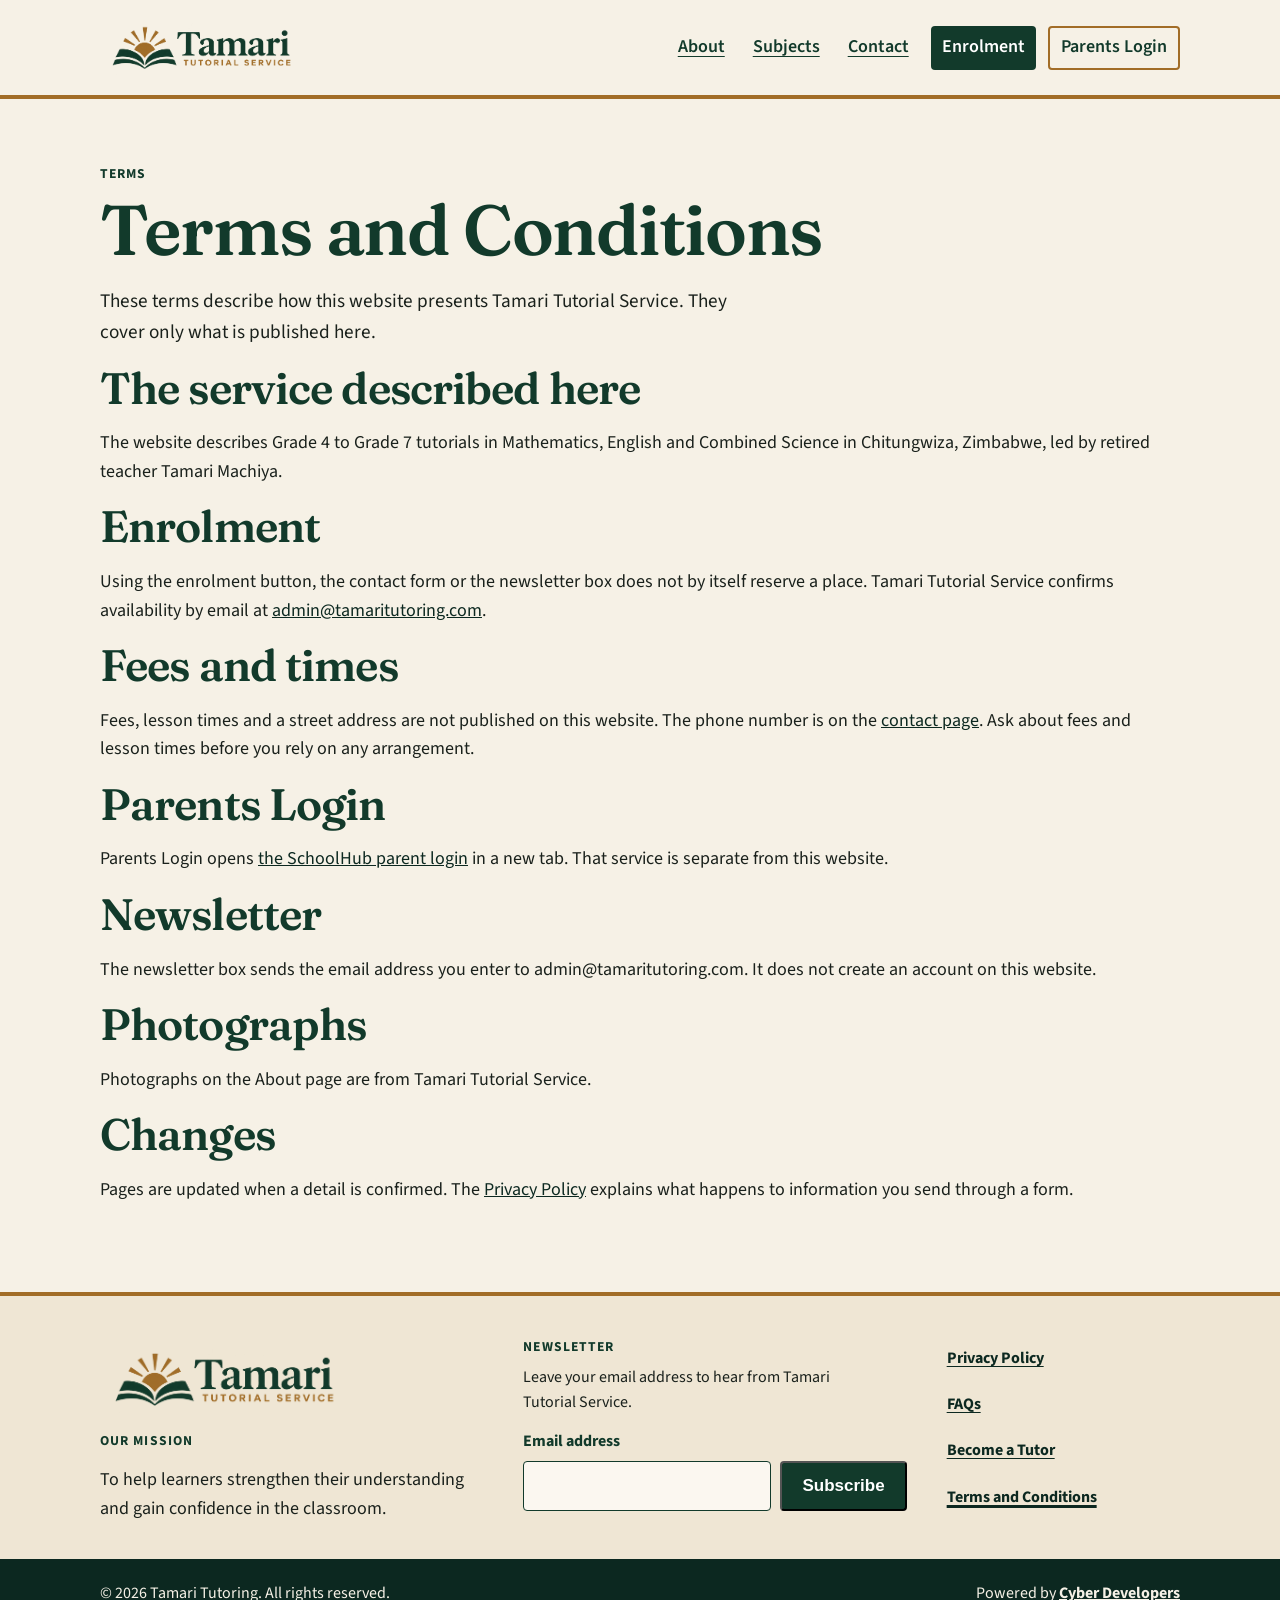
<file: terms.html>
<!DOCTYPE html>
<html lang="en-GB">
  <head>
    <meta charset="utf-8">
    <meta name="viewport" content="width=device-width, initial-scale=1">
    <title>Terms and Conditions | Tamari Tutorial Service</title>
    <meta name="description" content="How to use the Tamari Tutorial Service website, including enrolment enquiries and the parent login.">
    <link rel="canonical" href="https://tamaritutoring.com/terms.html">
    <meta property="og:title" content="Terms and Conditions | Tamari Tutorial Service">
    <meta property="og:description" content="Terms for using the Tamari Tutorial Service website.">
    <meta property="og:type" content="website">
    <meta property="og:url" content="https://tamaritutoring.com/terms.html">
    <meta property="og:locale" content="en_GB">
    <meta name="theme-color" content="#123a2b">
    <link rel="icon" href="favicon.png" type="image/png">
    <link rel="stylesheet" href="styles.css">
  </head>
  <body>
    <a class="skip" href="#main">Skip to content</a>
    <header class="site-header">
      <div class="wrap header-inner">
        <a class="brand" href="index.html">
          <img src="logo.png" alt="Tamari Tutorial Service" width="1086" height="362">
        </a>
        <nav class="site-nav" aria-label="Page">
          <ul>
            <li><a href="about.html">About</a></li>
            <li><a href="index.html#subjects">Subjects</a></li>
            <li><a href="contact.html">Contact</a></li>
            <li><a class="nav-enrol" href="index.html#enrolment">Enrolment</a></li>
            <li><a class="nav-login" href="https://app.schoolhubsa.co.za/tamaritutoring" target="_blank" rel="noopener noreferrer">Parents Login<span class="visually-hidden"> (opens in a new tab)</span></a></li>
          </ul>
        </nav>
      </div>
    </header>
    <main id="main" class="info-page" tabindex="-1">
      <div class="wrap">
        <p class="kicker">Terms</p>
        <h1>Terms and Conditions</h1>
        <p class="contact-lead">These terms describe how this website presents Tamari Tutorial Service. They cover only what is published here.</p>

        <h2>The service described here</h2>
        <p>The website describes Grade 4 to Grade 7 tutorials in Mathematics, English and Combined Science in Chitungwiza, Zimbabwe, led by retired teacher Tamari Machiya.</p>

        <h2>Enrolment</h2>
        <p>Using the enrolment button, the contact form or the newsletter box does not by itself reserve a place. Tamari Tutorial Service confirms availability by email at <a href="mailto:admin@tamaritutoring.com">admin@tamaritutoring.com</a>.</p>

        <h2>Fees and times</h2>
        <p>Fees, lesson times and a street address are not published on this website. The phone number is on the <a href="contact.html">contact page</a>. Ask about fees and lesson times before you rely on any arrangement.</p>

        <h2>Parents Login</h2>
        <p>Parents Login opens <a href="https://app.schoolhubsa.co.za/tamaritutoring" target="_blank" rel="noopener noreferrer">the SchoolHub parent login<span class="visually-hidden"> (opens in a new tab)</span></a> in a new tab. That service is separate from this website.</p>

        <h2>Newsletter</h2>
        <p>The newsletter box sends the email address you enter to admin@tamaritutoring.com. It does not create an account on this website.</p>

        <h2>Photographs</h2>
        <p>Photographs on the About page are from Tamari Tutorial Service.</p>

        <h2>Changes</h2>
        <p>Pages are updated when a detail is confirmed. The <a href="privacy.html">Privacy Policy</a> explains what happens to information you send through a form.</p>
      </div>
    </main>
    <footer class="site-footer">
      <div class="footer-main">
        <div class="wrap footer-grid">
          <div class="footer-brand">
            <a class="footer-logo-link" href="index.html">
              <img src="logo.png" alt="Tamari Tutorial Service" width="1086" height="362">
            </a>
            <p class="kicker">Our mission</p>
            <p class="mission">To help learners strengthen their understanding and gain confidence in the classroom.</p>
          </div>
          <div class="footer-news">
            <form class="newsletter" id="newsletter-form" action="https://formsubmit.co/admin@tamaritutoring.com" method="POST">
              <p class="kicker">Newsletter</p>
              <p class="newsletter-lead">Leave your email address to hear from Tamari Tutorial Service.</p>
              <input type="hidden" name="_subject" value="Newsletter signup from the Tamari Tutorial Service website">
              <input type="hidden" name="_template" value="table">
              <input type="hidden" name="_captcha" value="false">
              <input type="hidden" name="_next" value="https://tamaritutoring.com/index.html?subscribed=1">
              <p class="hp" aria-hidden="true">
                <label>Leave this field empty<input type="text" name="_honey" tabindex="-1" autocomplete="off"></label>
              </p>
              <label for="newsletter-email">Email address</label>
              <div class="newsletter-row">
                <input id="newsletter-email" type="email" name="email" autocomplete="email" required>
                <button class="button" type="submit">Subscribe</button>
              </div>
            </form>
            <p class="form-success" id="newsletter-success" hidden>Thank you. Your email address has been sent to Tamari Tutorial Service.</p>
          </div>
          <nav class="footer-nav" aria-label="Footer">
            <ul>
              <li><a href="privacy.html">Privacy Policy</a></li>
              <li><a href="faqs.html">FAQs</a></li>
              <li><a href="become-a-tutor.html">Become a Tutor</a></li>
              <li><a href="terms.html" aria-current="page">Terms and Conditions</a></li>
            </ul>
          </nav>
        </div>
      </div>
      <div class="footer-bar">
        <div class="wrap footer-line">
          <p>© 2026 Tamari Tutoring. All rights reserved.</p>
          <p class="footer-credit">Powered by <a href="https://www.cyberdevelopers.co.za" target="_blank" rel="noopener noreferrer">Cyber Developers<span class="visually-hidden"> (opens in a new tab)</span></a></p>
        </div>
      </div>
    </footer>
    <script src="newsletter.js"></script>
  </body>
</html>
</file>
<file: styles.css>
@font-face {
  font-family: "Fraunces";
  src: url("fonts/fraunces-latin-600.woff2") format("woff2");
  font-weight: 600;
  font-style: normal;
  font-display: swap;
}

@font-face {
  font-family: "Fraunces";
  src: url("fonts/fraunces-latin-700.woff2") format("woff2");
  font-weight: 700;
  font-style: normal;
  font-display: swap;
}

@font-face {
  font-family: "Source Sans 3";
  src: url("fonts/source-sans-3-latin-400.woff2") format("woff2");
  font-weight: 400;
  font-style: normal;
  font-display: swap;
}

@font-face {
  font-family: "Source Sans 3";
  src: url("fonts/source-sans-3-latin-600.woff2") format("woff2");
  font-weight: 600;
  font-style: normal;
  font-display: swap;
}

@font-face {
  font-family: "Source Sans 3";
  src: url("fonts/source-sans-3-latin-700.woff2") format("woff2");
  font-weight: 700;
  font-style: normal;
  font-display: swap;
}

:root {
  --cream: #f6f1e6;
  --cream-deep: #efe6d4;
  --paper: #fbf7f0;
  --ink: #1a211c;
  --ink-soft: #3c4a41;
  --green: #123a2b;
  --green-deep: #0c2820;
  --gold: #a26d27;
  --line: #d9ccb6;
  --serif: "Fraunces", "Palatino Linotype", Palatino, Georgia, serif;
  --sans: "Source Sans 3", "Segoe UI", "Helvetica Neue", Arial, sans-serif;
  --header-offset: 7rem;
  --shadow: 0 16px 40px rgba(20, 56, 44, 0.08);
}

*,
*::before,
*::after {
  box-sizing: border-box;
}

html {
  font-size: 100%;
}

@media (prefers-reduced-motion: no-preference) {
  html {
    scroll-behavior: smooth;
  }
}

body {
  margin: 0;
  background: var(--cream);
  color: var(--ink);
  font-family: var(--sans);
  font-size: 1.125rem;
  line-height: 1.6;
}

::selection {
  background: var(--green);
  color: var(--cream);
}

:focus:not(:focus-visible) {
  outline: none;
}

:focus-visible {
  outline: 3px solid var(--green-deep);
  outline-offset: 4px;
  box-shadow: 0 0 0 4px #ffffff;
}

.skip {
  position: absolute;
  left: 0.75rem;
  top: 0.75rem;
  z-index: 20;
  transform: translateY(-200%);
  background: var(--paper);
  color: var(--green);
  padding: 0.6rem 0.9rem;
  font-weight: 700;
  text-decoration: underline;
}

.skip:focus {
  transform: none;
}

.visually-hidden {
  position: absolute;
  width: 1px;
  height: 1px;
  padding: 0;
  margin: -1px;
  overflow: hidden;
  clip: rect(0, 0, 0, 0);
  white-space: nowrap;
  border: 0;
}

.wrap {
  width: min(1080px, calc(100% - 2rem));
  margin-inline: auto;
}

h1,
h2,
h3,
p {
  text-wrap: pretty;
}

h1,
h2,
h3 {
  font-family: var(--serif);
  font-weight: 600;
  line-height: 1.12;
  color: var(--green);
  letter-spacing: -0.02em;
}

h1 {
  margin: 0.35rem 0 1rem;
  font-size: clamp(2.5rem, 7vw, 4.4rem);
}

h2 {
  margin: 0 0 1rem;
  font-size: clamp(2rem, 4vw, 2.75rem);
}

h3 {
  margin: 0 0 0.65rem;
  font-size: 1.65rem;
}

p {
  margin: 0 0 1rem;
}

a {
  color: var(--green-deep);
}

.site-header {
  position: sticky;
  top: 0;
  z-index: 10;
  background: var(--cream);
  color: var(--green);
  border-bottom: 4px solid var(--gold);
}

.header-inner {
  display: flex;
  flex-wrap: wrap;
  align-items: center;
  gap: 0.75rem 1.25rem;
  padding: 0.8rem 0;
}

.brand {
  display: flex;
  align-items: center;
  margin-right: auto;
  min-height: 48px;
  text-decoration: none;
}

.brand img,
.hero-logo {
  display: block;
  width: auto;
  height: 3.5rem;
}

.hero-logo {
  height: auto;
  width: min(100%, 20rem);
  margin: 0.35rem 0 1rem;
}

.site-nav ul {
  display: flex;
  flex-wrap: wrap;
  align-items: center;
  justify-content: flex-end;
  gap: 0.25rem 0.35rem;
  margin: 0;
  padding: 0;
  list-style: none;
}

.site-nav a {
  display: inline-flex;
  align-items: center;
  justify-content: center;
  min-height: 44px;
  padding: 0.35rem 0.7rem;
  color: var(--green);
  font-weight: 600;
  text-decoration: underline;
  text-underline-offset: 0.22em;
  text-decoration-thickness: 1px;
}

.site-nav a[aria-current="page"] {
  text-decoration-thickness: 3px;
}

.nav-enrol,
.nav-login {
  margin-left: 0.35rem;
  text-decoration: none !important;
  border-radius: 4px;
  padding-inline: 0.95rem;
}

.nav-enrol {
  background: var(--green);
  color: #fff !important;
}

.nav-enrol:hover {
  background: var(--green-deep);
}

.nav-login {
  background: transparent;
  color: var(--green) !important;
  border: 2px solid var(--gold);
}

.nav-login:hover {
  background: #f4e7d2;
}

.hero {
  padding: 2.5rem 0 3rem;
  scroll-margin-top: var(--header-offset);
}

.hero-grid {
  display: grid;
  gap: 2rem;
  align-items: center;
}

.location {
  display: flex;
  align-items: center;
  gap: 0.4rem;
  margin: 0;
  color: var(--ink-soft);
  font-weight: 600;
  font-size: 1rem;
}

.pin {
  width: 1.05rem;
  height: 1.05rem;
  flex: none;
}

.lede {
  max-width: 40rem;
  margin-bottom: 1.5rem;
  font-size: 1.2rem;
  color: var(--ink);
}

.actions {
  display: flex;
  flex-wrap: wrap;
  align-items: center;
  gap: 0.75rem 1.25rem;
}

.button {
  display: inline-flex;
  align-items: center;
  justify-content: center;
  min-height: 48px;
  padding: 0.75rem 1.25rem;
  background: var(--green);
  color: #fff;
  font-weight: 700;
  font-size: 1.0625rem;
  text-decoration: none;
  border-radius: 4px;
}

.button:hover {
  background: var(--green-deep);
}

.button-login {
  background: transparent;
  color: var(--green);
  border: 2px solid var(--gold);
}

.button-login:hover {
  background: #f4e7d2;
  color: var(--green-deep);
}

.text-link {
  display: inline-flex;
  align-items: center;
  min-height: 48px;
  color: var(--green-deep);
  font-weight: 700;
  text-underline-offset: 0.2em;
}

.programme {
  background: var(--paper);
  border: 1px solid var(--green);
  box-shadow: inset 0 0 0 5px var(--cream-deep), inset 0 0 0 6px var(--green);
  padding: 1.7rem 1.35rem 1.45rem;
}

.programme-kicker {
  margin: 0 0 0.65rem;
  color: var(--green);
  font-size: 0.85rem;
  font-weight: 700;
  letter-spacing: 0.08em;
  text-transform: uppercase;
}

.grade-row,
.programme-subjects {
  margin: 0 0 1.15rem;
  padding: 0;
  list-style: none;
}

.programme-subjects {
  margin-bottom: 0;
}

.grade-row {
  display: grid;
  grid-template-columns: repeat(4, minmax(0, 1fr));
  gap: 0.45rem;
}

.grade-row li {
  display: flex;
  align-items: center;
  justify-content: center;
  min-height: 2.75rem;
  background: var(--green);
  color: var(--cream);
  text-align: center;
  font-weight: 700;
  font-size: 1rem;
  line-height: 1.2;
  padding: 0.55rem 0.35rem;
}

.programme-subjects li {
  padding: 0.55rem 0;
  border-top: 1px solid var(--line);
  font-weight: 600;
}

.about,
.subjects {
  padding: 3rem 0;
  scroll-margin-top: var(--header-offset);
  border-top: 1px solid var(--line);
}

.kicker {
  margin: 0 0 0.4rem;
  color: var(--green);
  font-size: 0.85rem;
  font-weight: 700;
  letter-spacing: 0.08em;
  text-transform: uppercase;
}

.about-grid {
  display: grid;
  gap: 1.5rem;
  margin-top: 1.5rem;
}

.facts {
  margin: 0;
  padding: 0;
  list-style: none;
  display: grid;
  gap: 0.75rem;
}

.facts li {
  padding: 0.9rem 1rem;
  border-left: 4px solid var(--gold);
  background: var(--cream-deep);
  font-family: var(--serif);
  font-size: 1.25rem;
  line-height: 1.3;
  color: var(--green);
}

.about-copy {
  margin: 1.25rem 0 0;
  max-width: 42rem;
  font-size: 1.25rem;
  line-height: 1.65;
}

.about-photo {
  margin: 0;
}

.about-photo img,
.photo-grid img {
  display: block;
  width: 100%;
  height: auto;
  object-fit: cover;
}

.about-photo img {
  aspect-ratio: 3 / 4;
  object-position: center 20%;
}

.gallery {
  padding: 3rem 0;
  scroll-margin-top: var(--header-offset);
  border-top: 1px solid var(--line);
}

.photo-grid {
  display: grid;
  gap: 0.75rem;
  margin: 1.5rem 0 0;
  padding: 0;
  list-style: none;
}

.photo-grid img {
  aspect-ratio: 4 / 3;
}

.contact-page,
.about-page,
.info-page {
  padding: 2.5rem 0 3.5rem;
}

.about-block {
  padding-top: 2.75rem;
}

.detail-list {
  display: grid;
  gap: 1rem;
  margin: 1.5rem 0 0;
  padding: 0;
  list-style: none;
}

.detail-list li {
  background: var(--paper);
  border-top: 4px solid var(--gold);
  padding: 1.15rem 1.15rem 1.2rem;
}

.detail-list p {
  margin: 0;
}

.contact-lead {
  max-width: 40rem;
  font-size: 1.2rem;
}

.contact-phone {
  margin: 0 0 1.5rem;
  font-size: 1.35rem;
  font-weight: 700;
}

.contact-phone a {
  color: var(--green);
}

.faq h2 {
  margin-top: 1.85rem;
  font-size: clamp(1.45rem, 2.5vw, 1.85rem);
}

.form-note,
.form-success {
  max-width: 40rem;
}

.form-success {
  background: var(--cream-deep);
  border-left: 4px solid var(--gold);
  padding: 1rem 1.1rem;
  margin-bottom: 1.5rem;
}

[hidden] {
  display: none !important;
}

.contact-form {
  display: grid;
  gap: 1rem;
  max-width: 36rem;
  margin-top: 1.5rem;
}

.contact-form label {
  display: grid;
  gap: 0.35rem;
  font-weight: 700;
  color: var(--green);
}

.contact-form input,
.contact-form textarea {
  width: 100%;
  min-height: 48px;
  padding: 0.7rem 0.8rem;
  border: 1px solid var(--green);
  border-radius: 4px;
  background: var(--paper);
  color: var(--ink);
  font: inherit;
}

.contact-form textarea {
  min-height: 9rem;
  resize: vertical;
}

.contact-form .button {
  justify-self: start;
  border: 0;
  cursor: pointer;
}

.hp {
  display: none;
}

.section-intro {
  max-width: 40rem;
  font-size: 1.2rem;
}

.subject-list {
  display: grid;
  gap: 1rem;
  margin: 1.75rem 0 0;
  padding: 0;
  list-style: none;
}

.subject-list li {
  background: var(--paper);
  border: 1px solid var(--green);
  box-shadow: inset 0 0 0 4px var(--cream), inset 0 0 0 5px var(--green);
  padding: 1.45rem 1.2rem 1.25rem;
}

.subject-list p {
  margin: 0;
  color: var(--ink);
}

.enrol {
  background: var(--green);
  color: var(--cream);
  padding: 3rem 0;
  scroll-margin-top: var(--header-offset);
}

.enrol h2,
.kicker-light {
  color: var(--cream);
}

.enrol p,
.enrol li {
  color: var(--cream);
}

.enrol-panel {
  display: grid;
  gap: 1.5rem;
}

.enrol ul {
  margin: 0;
  padding-left: 1.2rem;
}

.enrol li + li {
  margin-top: 0.35rem;
}

.include-label {
  margin-bottom: 0.4rem;
  font-weight: 700;
}

.enrol-action {
  display: flex;
  flex-direction: column;
  align-items: stretch;
  gap: 0.75rem;
}

.button-email {
  width: 100%;
  background: var(--cream);
  color: var(--green);
  font-size: 1.125rem;
}

.button-email:hover {
  background: #fff;
  color: var(--green-deep);
}

.enrol .button-login {
  width: 100%;
  color: var(--cream);
  border-color: var(--cream);
  background: transparent;
}

.enrol .button-login:hover {
  background: rgba(255, 255, 255, 0.12);
  color: #fff;
}

.email-hint {
  margin: 0;
  font-size: 1rem;
}

.email-hint a {
  color: var(--cream);
  font-weight: 700;
}

.site-footer {
  font-size: 1rem;
}

.footer-main {
  background: var(--cream-deep);
  color: var(--ink);
  border-top: 4px solid var(--gold);
  padding: 2.5rem 0 2.25rem;
}

.footer-grid {
  display: grid;
  gap: 2rem;
}

.footer-logo-link {
  display: inline-block;
}

.footer-logo-link img {
  display: block;
  width: min(100%, 16rem);
  height: auto;
}

.mission {
  max-width: 28rem;
  margin: 0.85rem 0 0;
  font-size: 1.125rem;
}

.newsletter label {
  display: block;
  margin-bottom: 0.35rem;
  color: var(--green);
  font-weight: 700;
}

.newsletter-lead {
  max-width: 28rem;
  margin: 0 0 0.85rem;
}

.newsletter-row {
  display: flex;
  flex-wrap: wrap;
  gap: 0.6rem;
}

.newsletter-row input {
  flex: 1 1 12rem;
  min-width: 0;
  min-height: 48px;
  padding: 0.7rem 0.8rem;
  border: 1px solid var(--green);
  border-radius: 4px;
  background: var(--paper);
  color: var(--ink);
  font: inherit;
}

.footer-nav ul {
  display: grid;
  gap: 0.15rem;
  margin: 0;
  padding: 0;
  list-style: none;
}

.footer-nav a {
  display: inline-flex;
  align-items: center;
  min-height: 44px;
  color: var(--green-deep);
  font-weight: 700;
  text-underline-offset: 0.2em;
}

.footer-nav a[aria-current="page"] {
  text-decoration-thickness: 3px;
}

.footer-bar {
  background: var(--green-deep);
  color: var(--cream);
  padding: 1.35rem 0 1.5rem;
}

.footer-bar a {
  color: var(--cream);
  font-weight: 700;
}

.footer-bar p {
  margin: 0;
}

.footer-line {
  display: flex;
  flex-wrap: wrap;
  align-items: center;
  justify-content: space-between;
  gap: 0.4rem 1.5rem;
}

.footer-bar .footer-credit {
  margin-left: auto;
}

main:focus {
  outline: none;
}

@media (max-width: 420px) {
  .grade-row {
    grid-template-columns: 1fr 1fr;
  }

  .newsletter-row input,
  .newsletter-row .button {
    flex: 1 1 100%;
  }
}

@media (max-width: 720px) {
  :root {
    --header-offset: 12rem;
  }

  .header-inner {
    display: grid;
    grid-template-columns: minmax(0, 1fr) auto;
    align-items: center;
  }

  .brand {
    margin-right: 0;
  }

  .site-nav {
    grid-column: 1 / -1;
  }

  .site-nav ul {
    display: flex;
    flex-wrap: wrap;
    justify-content: flex-start;
    width: 100%;
    gap: 0.45rem 0.75rem;
  }

  .site-nav li:has(.nav-enrol),
  .site-nav li:has(.nav-login) {
    flex: 1 1 9rem;
  }

  .nav-enrol,
  .nav-login {
    width: 100%;
    margin-left: 0;
  }

  .footer-nav ul {
    display: flex;
    flex-wrap: wrap;
    gap: 0.15rem 1.1rem;
  }
}

@media (min-width: 721px) {
  .wrap {
    width: min(1080px, calc(100% - 4rem));
  }

  .hero {
    padding: 4.25rem 0 4.5rem;
  }

  .brand img {
    height: 4.35rem;
  }

  .hero-logo {
    width: min(100%, 24rem);
  }

  .about,
  .subjects,
  .gallery,
  .enrol {
    padding: 4.25rem 0;
  }
}

@media (min-width: 800px) {
  .about-grid {
    grid-template-columns: minmax(16rem, 0.8fr) 1.2fr;
    gap: 2.5rem;
    align-items: start;
  }
}

@media (min-width: 720px) {
  .photo-grid {
    grid-template-columns: 1fr 1fr;
  }

  .photo-wide {
    grid-column: 1 / -1;
  }

  .contact-page,
  .about-page,
  .info-page {
    padding: 4rem 0 4.5rem;
  }

  .detail-list {
    grid-template-columns: 1fr 1fr;
  }
}

@media (min-width: 880px) {
  .hero-grid {
    grid-template-columns: minmax(0, 1.35fr) minmax(16rem, 0.75fr);
    gap: 3rem;
  }

  .subject-list {
    grid-template-columns: repeat(3, minmax(0, 1fr));
    gap: 1.15rem;
  }

  .enrol-panel {
    grid-template-columns: minmax(0, 1.4fr) minmax(16rem, 0.8fr);
    gap: 2.5rem;
    align-items: center;
  }

  .footer-grid {
    grid-template-columns: minmax(0, 1.15fr) minmax(0, 1.15fr) minmax(11rem, 0.7fr);
    gap: 2rem 2.5rem;
    align-items: start;
  }

  .button-email,
  .enrol .button-login {
    width: auto;
    min-width: 16rem;
  }
}

@media (forced-colors: active) {
  .button,
  .nav-enrol,
  .nav-login,
  .programme,
  .subject-list li,
  .grade-row li {
    border: 1px solid ButtonText;
  }
}

@media print {
  .site-header,
  .skip,
  .actions {
    display: none;
  }

  body,
  .enrol,
  .site-footer {
    background: #fff;
    color: #000;
  }

  h1,
  h2,
  h3,
  .enrol h2,
  .enrol p,
  .enrol li,
  .site-footer,
  .site-footer a,
  .email-hint a {
    color: #000;
  }

}
</file>
